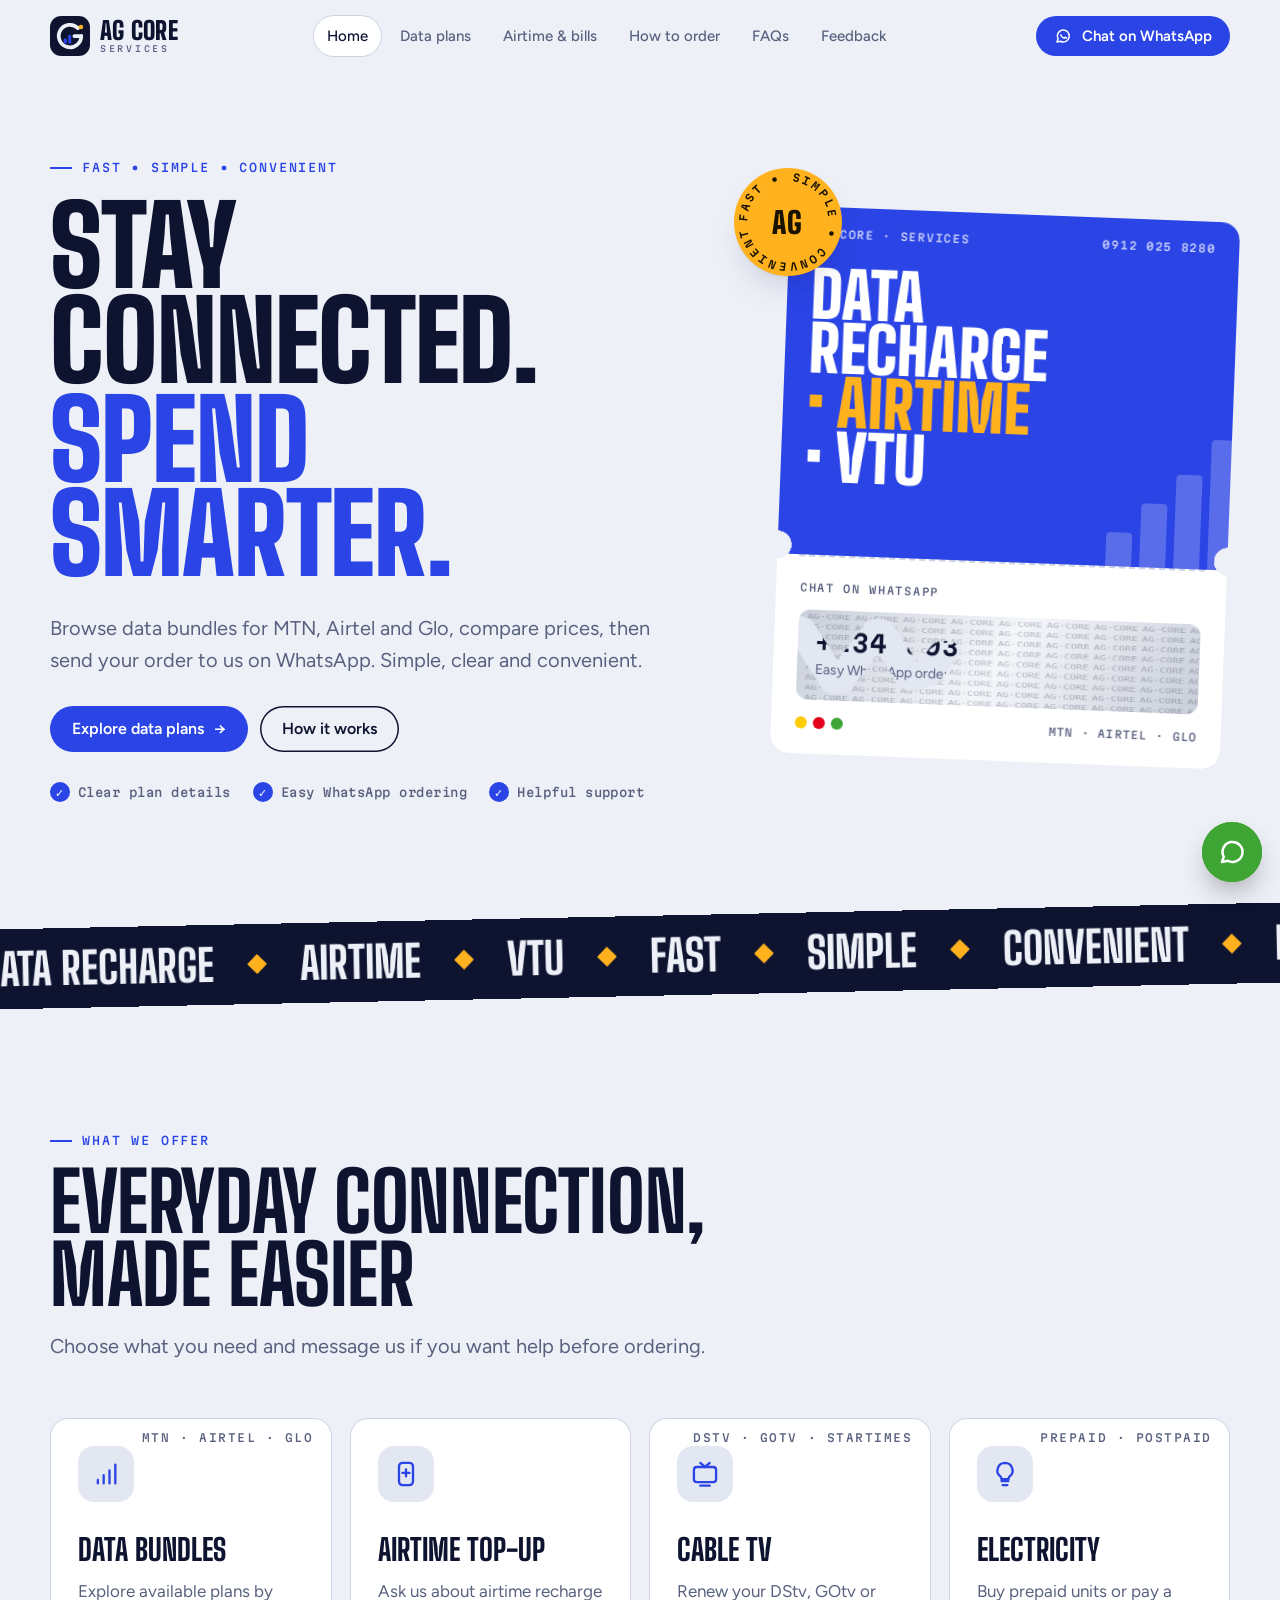
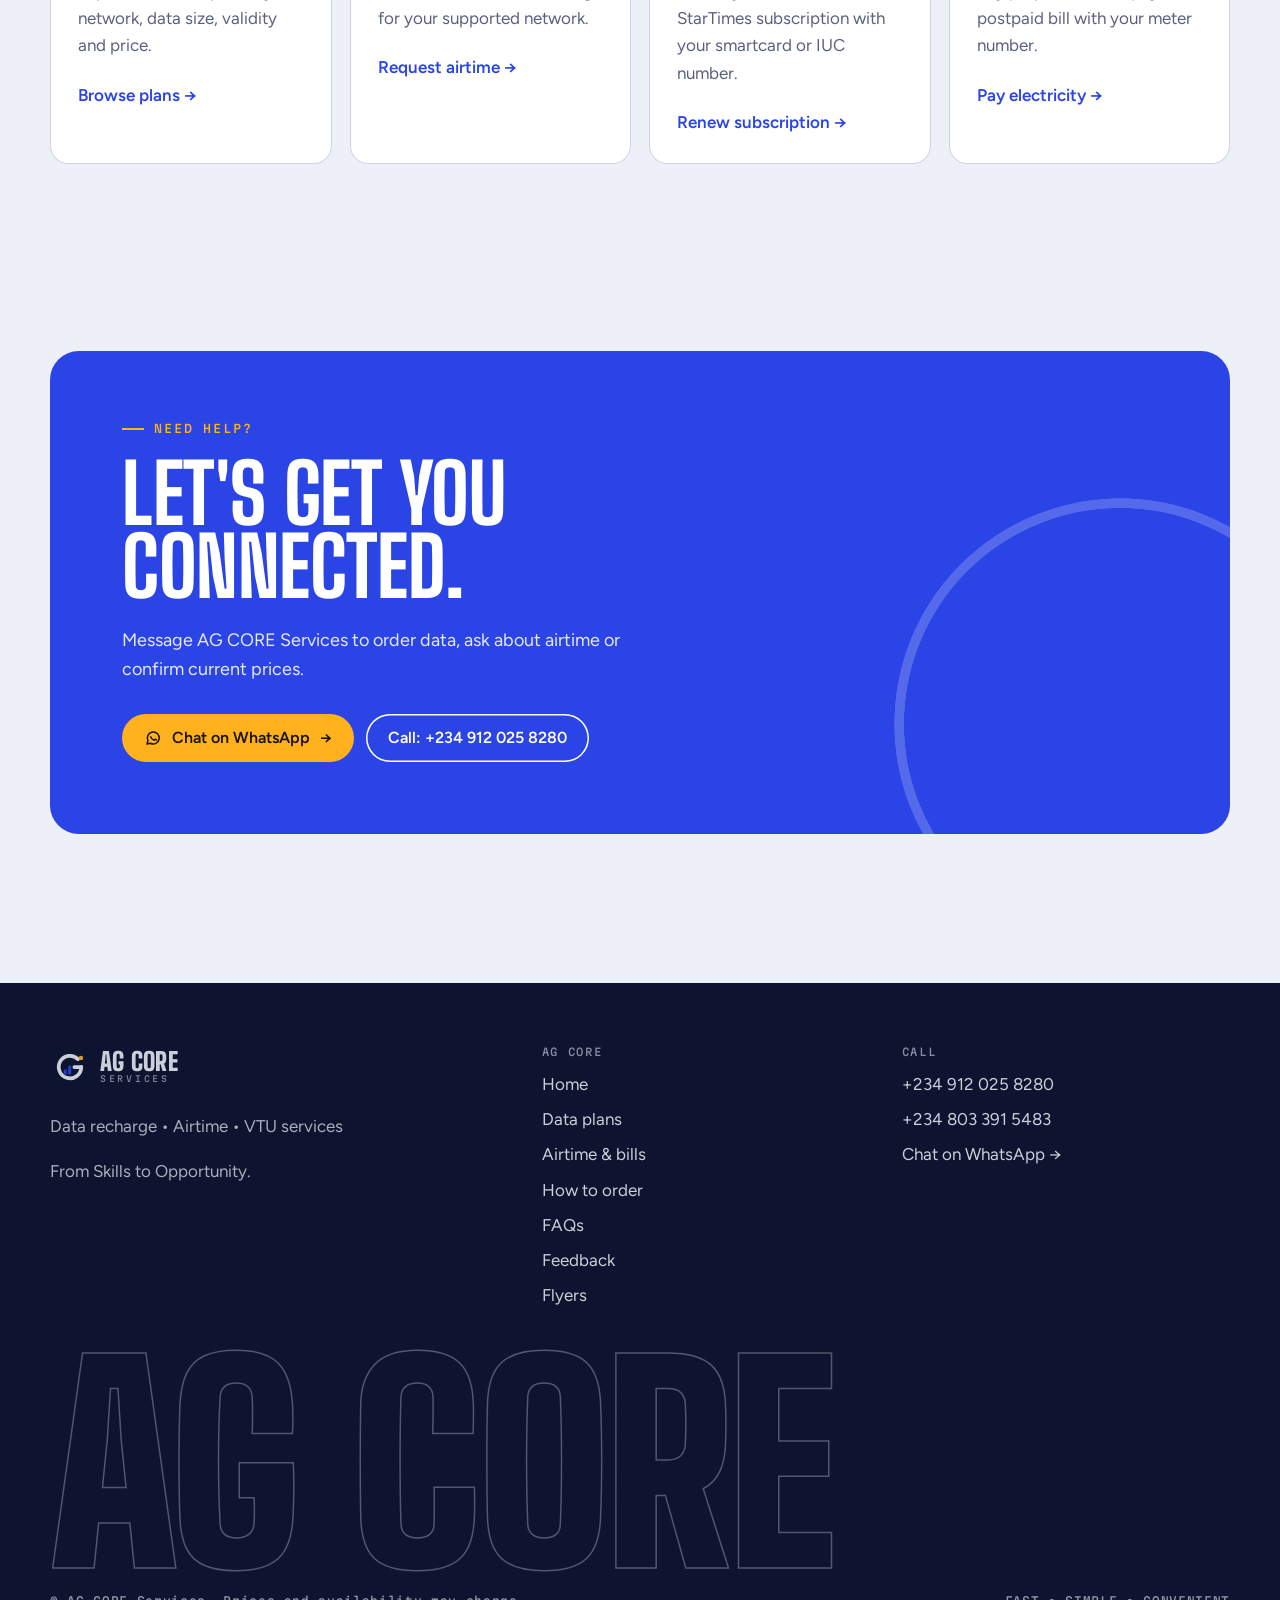
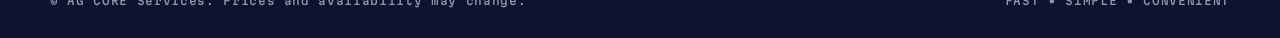
<file: index.html>
<!doctype html>
<html lang="en">
<head>
<meta charset="utf-8">
<title>AG CORE Services | Data, Airtime & VTU</title>
<meta name="viewport" content="width=device-width, initial-scale=1, viewport-fit=cover">
<meta name="claude:viewport-fit-sides" content="cover">
<meta name="description" content="Browse MTN, Airtel and Glo data plans from AG CORE Services. Choose a plan and send your order through WhatsApp.">
<meta name="theme-color" content="#2A44E6">
<link rel="icon" href="favicon.svg" type="image/svg+xml">
<link rel="preconnect" href="https://fonts.googleapis.com"><link rel="preconnect" href="https://fonts.gstatic.com" crossorigin><link rel="stylesheet" href="https://fonts.googleapis.com/css2?family=Big+Shoulders+Display:wght@700;800;900&family=Figtree:wght@400;500;600;700&family=Martian+Mono:wght@500;600&display=swap">
<link rel="stylesheet" href="styles.css">
</head>
<body>
<div class="curtain" aria-hidden="true"><i></i><i></i><i></i><i></i><i></i></div>
<header class="site-head"><div class="wrap head-row"><a class="brand" href="./" aria-label="AG CORE Services, home"><svg class="mark" viewBox="0 0 64 64" aria-hidden="true"><rect width="64" height="64" rx="18" fill="var(--ink)"/>
<path d="M50 32 A18 18 0 1 1 44.7 19.3" fill="none" stroke="var(--paper)" stroke-width="6" stroke-linecap="round"/>
<path d="M50 32 H39" stroke="var(--paper)" stroke-width="6" stroke-linecap="round"/>
<rect x="22" y="36" width="5" height="8" rx="1.5" fill="var(--cobalt)"/><rect x="29" y="30" width="5" height="14" rx="1.5" fill="var(--cobalt)"/>
<circle cx="49.5" cy="17.5" r="3.6" fill="var(--amber)"/></svg><span class="brand-word"><b>AG CORE</b><small>SERVICES</small></span></a>
<nav class="nav" aria-label="Main"><a href="./" aria-current="page">Home</a><a href="plans.html">Data plans</a><a href="bills.html">Airtime & bills</a><a href="how-to-order.html">How to order</a><a href="faq.html">FAQs</a><a href="contact.html">Feedback</a></nav>
<a class="btn head-cta wa" href="https://wa.me/2348033915483" target="_blank" rel="noopener"><svg class="wa-ico" viewBox="0 0 24 24" fill="none" stroke="currentColor" stroke-width="2" stroke-linecap="round" stroke-linejoin="round" aria-hidden="true"><path d="M4 20l1.4-4.2A8 8 0 1 1 8.6 19z"/><path d="M9 10.5c.5 2 2.2 3.8 4.5 4.5l1.3-1.3 2 1"/></svg> Chat on WhatsApp</a>
<button class="menu-btn" aria-label="Menu" aria-expanded="false" aria-controls="drawer"><span class="l1"></span><span class="l2"></span></button>
</div></header>
<div class="drawer" id="drawer" aria-hidden="true"><nav aria-label="Mobile"><a href="./" aria-current="page">Home<small>01</small></a><a href="plans.html">Data plans<small>02</small></a><a href="bills.html">Airtime & bills<small>03</small></a><a href="how-to-order.html">How to order<small>04</small></a><a href="faq.html">FAQs<small>05</small></a><a href="contact.html">Feedback<small>06</small></a></nav>
<a class="btn amber wa" href="https://wa.me/2348033915483" target="_blank" rel="noopener"><svg class="wa-ico" viewBox="0 0 24 24" fill="none" stroke="currentColor" stroke-width="2" stroke-linecap="round" stroke-linejoin="round" aria-hidden="true"><path d="M4 20l1.4-4.2A8 8 0 1 1 8.6 19z"/><path d="M9 10.5c.5 2 2.2 3.8 4.5 4.5l1.3-1.3 2 1"/></svg> Chat on WhatsApp</a></div>
<main>
<section class="hero"><div class="wrap hero-grid">
<div><span class="eyebrow">FAST • SIMPLE • CONVENIENT</span>
<h1 class="display"><span class="ln"><span>Stay connected.</span></span><span class="ln"><span>Spend smarter.</span></span></h1>
<p class="lede">Browse data bundles for MTN, Airtel and Glo, compare prices, then send your order to us on WhatsApp. Simple, clear and convenient.</p>
<div class="hero-actions"><a class="btn" href="plans.html">Explore data plans <span class="arr">→</span></a><a class="btn ghost" href="how-to-order.html">How it works</a></div>
<ul class="ticks"><li>Clear plan details</li><li>Easy WhatsApp ordering</li><li>Helpful support</li></ul></div>
<div class="hero-card-wrap">
<div class="stamp" aria-hidden="true"><svg viewBox="0 0 100 100"><defs><path id="c" d="M50 50 m-38 0 a38 38 0 1 1 76 0 a38 38 0 1 1 -76 0"/></defs><text><textPath href="#c">FAST • SIMPLE • CONVENIENT •</textPath></text></svg><b>AG</b></div>
<div class="voucher hero-card">
<div class="v-top"><div class="row"><span class="serial">AG CORE · SERVICES</span><span class="serial">0912 025 8280</span></div>
<div class="big">Data<br>recharge<br><em>• Airtime</em><br>• VTU</div>
<div class="bars" aria-hidden="true"><i></i><i></i><i></i><i></i></div></div>
<div class="perf" aria-hidden="true"></div>
<div class="v-body"><span class="v-label">Chat on WhatsApp</span>
<div class="scratch"><span class="pin">+234 803 391 5483</span><span class="pin-sub">Easy WhatsApp ordering</span><canvas id="foil" aria-hidden="true"></canvas></div>
<div class="v-foot"><div class="netdots" aria-hidden="true"><i style="background:var(--mtn)"></i><i style="background:var(--airtel)"></i><i style="background:var(--glo)"></i></div><span>MTN · Airtel · Glo</span></div></div>
</div></div></div></section>
<div class="ticker-clip" aria-hidden="true"><div class="ticker"><div class="ticker-track"><span>Data recharge</span><span>Airtime</span><span>VTU</span><span>Fast</span><span>Simple</span><span>Convenient</span><span>MTN</span><span>Airtel</span><span>Glo</span><span>Data recharge</span><span>Airtime</span><span>VTU</span><span>Fast</span><span>Simple</span><span>Convenient</span><span>MTN</span><span>Airtel</span><span>Glo</span></div></div></div>
<section class="band"><div class="wrap">
<div class="sec-head rv"><span class="eyebrow">WHAT WE OFFER</span><h2 class="h2">Everyday connection, made easier</h2><p class="lede">Choose what you need and message us if you want help before ordering.</p></div>
<div class="svc-grid">
<a class="svc rv" href="plans.html"><span class="ghostnum">MTN · AIRTEL · GLO</span><span class="ico"><svg viewBox="0 0 24 24" fill="none" stroke="currentColor" stroke-width="2" stroke-linecap="round"><path d="M5 20v-3M10 20v-7M15 20V9M20 20V4"/></svg></span><h3>Data bundles</h3><p>Explore available plans by network, data size, validity and price.</p><span class="link-arrow">Browse plans →</span></a>
<a class="svc rv" href="bills.html#airtime"><span class="ico"><svg viewBox="0 0 24 24" fill="none" stroke="currentColor" stroke-width="2" stroke-linecap="round" stroke-linejoin="round"><rect x="6" y="2.5" width="12" height="19" rx="3"/><path d="M12 8v6M9 11h6"/></svg></span><h3>Airtime top-up</h3><p>Ask us about airtime recharge for your supported network.</p><span class="link-arrow">Request airtime →</span></a>
<a class="svc rv" href="bills.html#cable"><span class="ghostnum">DSTV · GOTV · STARTIMES</span><span class="ico"><svg viewBox="0 0 24 24" fill="none" stroke="currentColor" stroke-width="2" stroke-linecap="round" stroke-linejoin="round"><rect x="2.5" y="6" width="19" height="13" rx="2.5"/><path d="M8 2.5l4 3.5 4-3.5M8 22h8"/></svg></span><h3>Cable TV</h3><p>Renew your DStv, GOtv or StarTimes subscription with your smartcard or IUC number.</p><span class="link-arrow">Renew subscription →</span></a>
<a class="svc rv" href="bills.html#power"><span class="ghostnum">PREPAID · POSTPAID</span><span class="ico"><svg viewBox="0 0 24 24" fill="none" stroke="currentColor" stroke-width="2" stroke-linecap="round" stroke-linejoin="round"><path d="M9 18h6M10 21.5h4M12 2.5a6.5 6.5 0 0 0-4 11.6c.7.6 1 1.4 1 2.4h6c0-1 .3-1.8 1-2.4a6.5 6.5 0 0 0-4-11.6z"/></svg></span><h3>Electricity</h3><p>Buy prepaid units or pay a postpaid bill with your meter number.</p><span class="link-arrow">Pay electricity →</span></a>
</div></div></section>
<section class="band tight"><div class="wrap"><div class="cta-band rv">
<svg class="rings" viewBox="0 0 100 100" aria-hidden="true"><circle cx="50" cy="50" r="48"/><circle cx="50" cy="50" r="48"/><circle cx="50" cy="50" r="48"/></svg>
<span class="eyebrow">NEED HELP?</span><h2 class="h2">Let's get you connected.</h2>
<p>Message AG CORE Services to order data, ask about airtime or confirm current prices.</p>
<div class="actions"><a class="btn amber wa" href="https://wa.me/2348033915483" target="_blank" rel="noopener"><svg class="wa-ico" viewBox="0 0 24 24" fill="none" stroke="currentColor" stroke-width="2" stroke-linecap="round" stroke-linejoin="round" aria-hidden="true"><path d="M4 20l1.4-4.2A8 8 0 1 1 8.6 19z"/><path d="M9 10.5c.5 2 2.2 3.8 4.5 4.5l1.3-1.3 2 1"/></svg> Chat on WhatsApp <span class="arr">→</span></a>
<a class="btn ghost" href="tel:+2349120258280">Call: +234 912 025 8280</a></div></div></div></section>
</main>
<footer class="site-foot"><div class="wrap">
<div class="foot-top">
<div><a class="brand" href="./" aria-label="AG CORE Services, home"><svg class="mark" viewBox="0 0 64 64" aria-hidden="true"><rect width="64" height="64" rx="18" fill="var(--ink)"/>
<path d="M50 32 A18 18 0 1 1 44.7 19.3" fill="none" stroke="var(--paper)" stroke-width="6" stroke-linecap="round"/>
<path d="M50 32 H39" stroke="var(--paper)" stroke-width="6" stroke-linecap="round"/>
<rect x="22" y="36" width="5" height="8" rx="1.5" fill="var(--cobalt)"/><rect x="29" y="30" width="5" height="14" rx="1.5" fill="var(--cobalt)"/>
<circle cx="49.5" cy="17.5" r="3.6" fill="var(--amber)"/></svg><span class="brand-word"><b>AG CORE</b><small>SERVICES</small></span></a><p class="tag">Data recharge • Airtime • VTU services</p><p class="tag">From Skills to Opportunity.</p></div>
<div><h4>AG CORE</h4><ul><li><a href="./">Home</a></li><li><a href="plans.html">Data plans</a></li><li><a href="bills.html">Airtime & bills</a></li><li><a href="how-to-order.html">How to order</a></li><li><a href="faq.html">FAQs</a></li><li><a href="contact.html">Feedback</a></li><li><a href="plans.html#flyers">Flyers</a></li></ul></div>
<div><h4>Call</h4><ul><li><a href="tel:+2349120258280">+234 912 025 8280</a></li><li><a href="tel:+2348033915483">+234 803 391 5483</a></li><li><a href="https://wa.me/2348033915483" target="_blank" rel="noopener">Chat on WhatsApp →</a></li></ul></div>
</div>
<div class="foot-word" aria-hidden="true">AG CORE</div>
<div class="foot-bot"><span>© AG CORE Services. Prices and availability may change.</span><span>FAST • SIMPLE • CONVENIENT</span></div>
</div></footer>
<a class="fab" href="https://wa.me/2348033915483" target="_blank" rel="noopener" aria-label="Chat on WhatsApp"><svg viewBox="0 0 24 24" fill="none" stroke="currentColor" stroke-width="2" stroke-linecap="round" stroke-linejoin="round"><path d="M4 20l1.4-4.2A8 8 0 1 1 8.6 19z"/></svg></a>
<script src="app.js"></script>
</body>
</html>
</file>
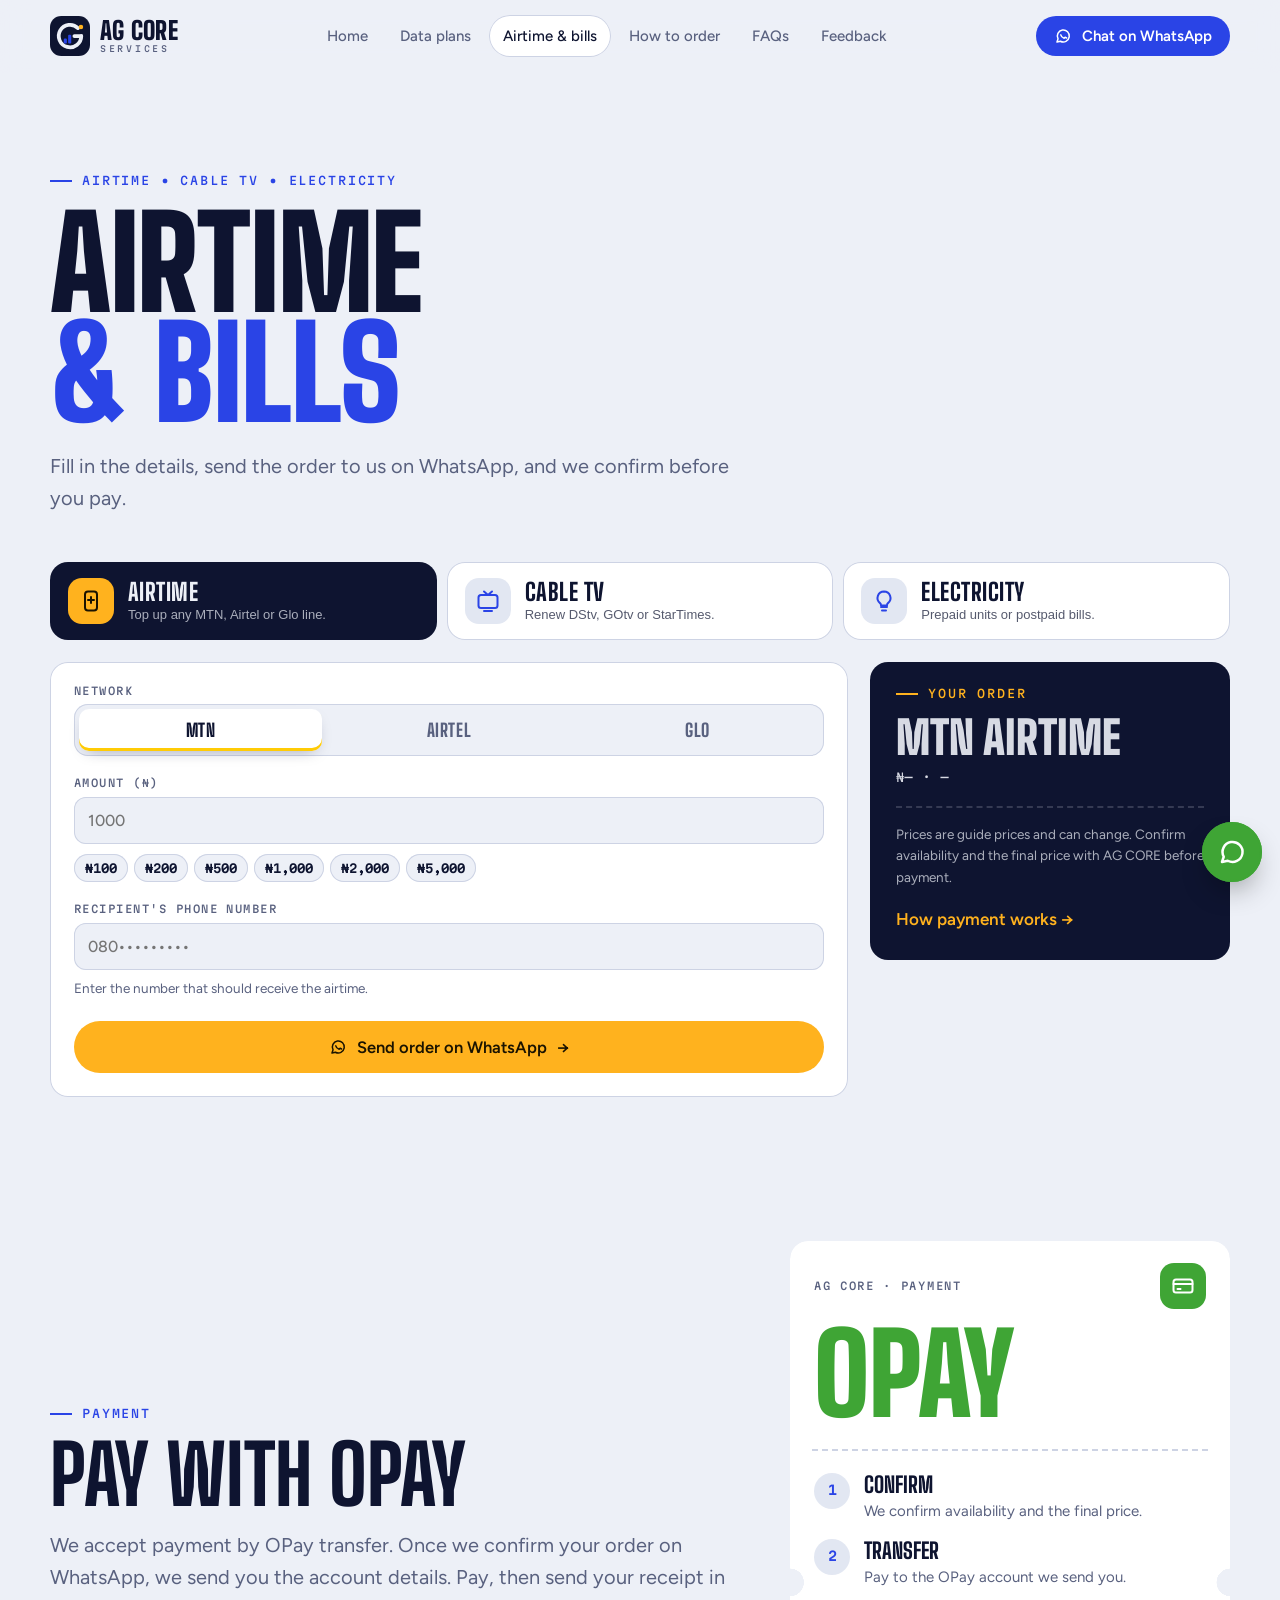
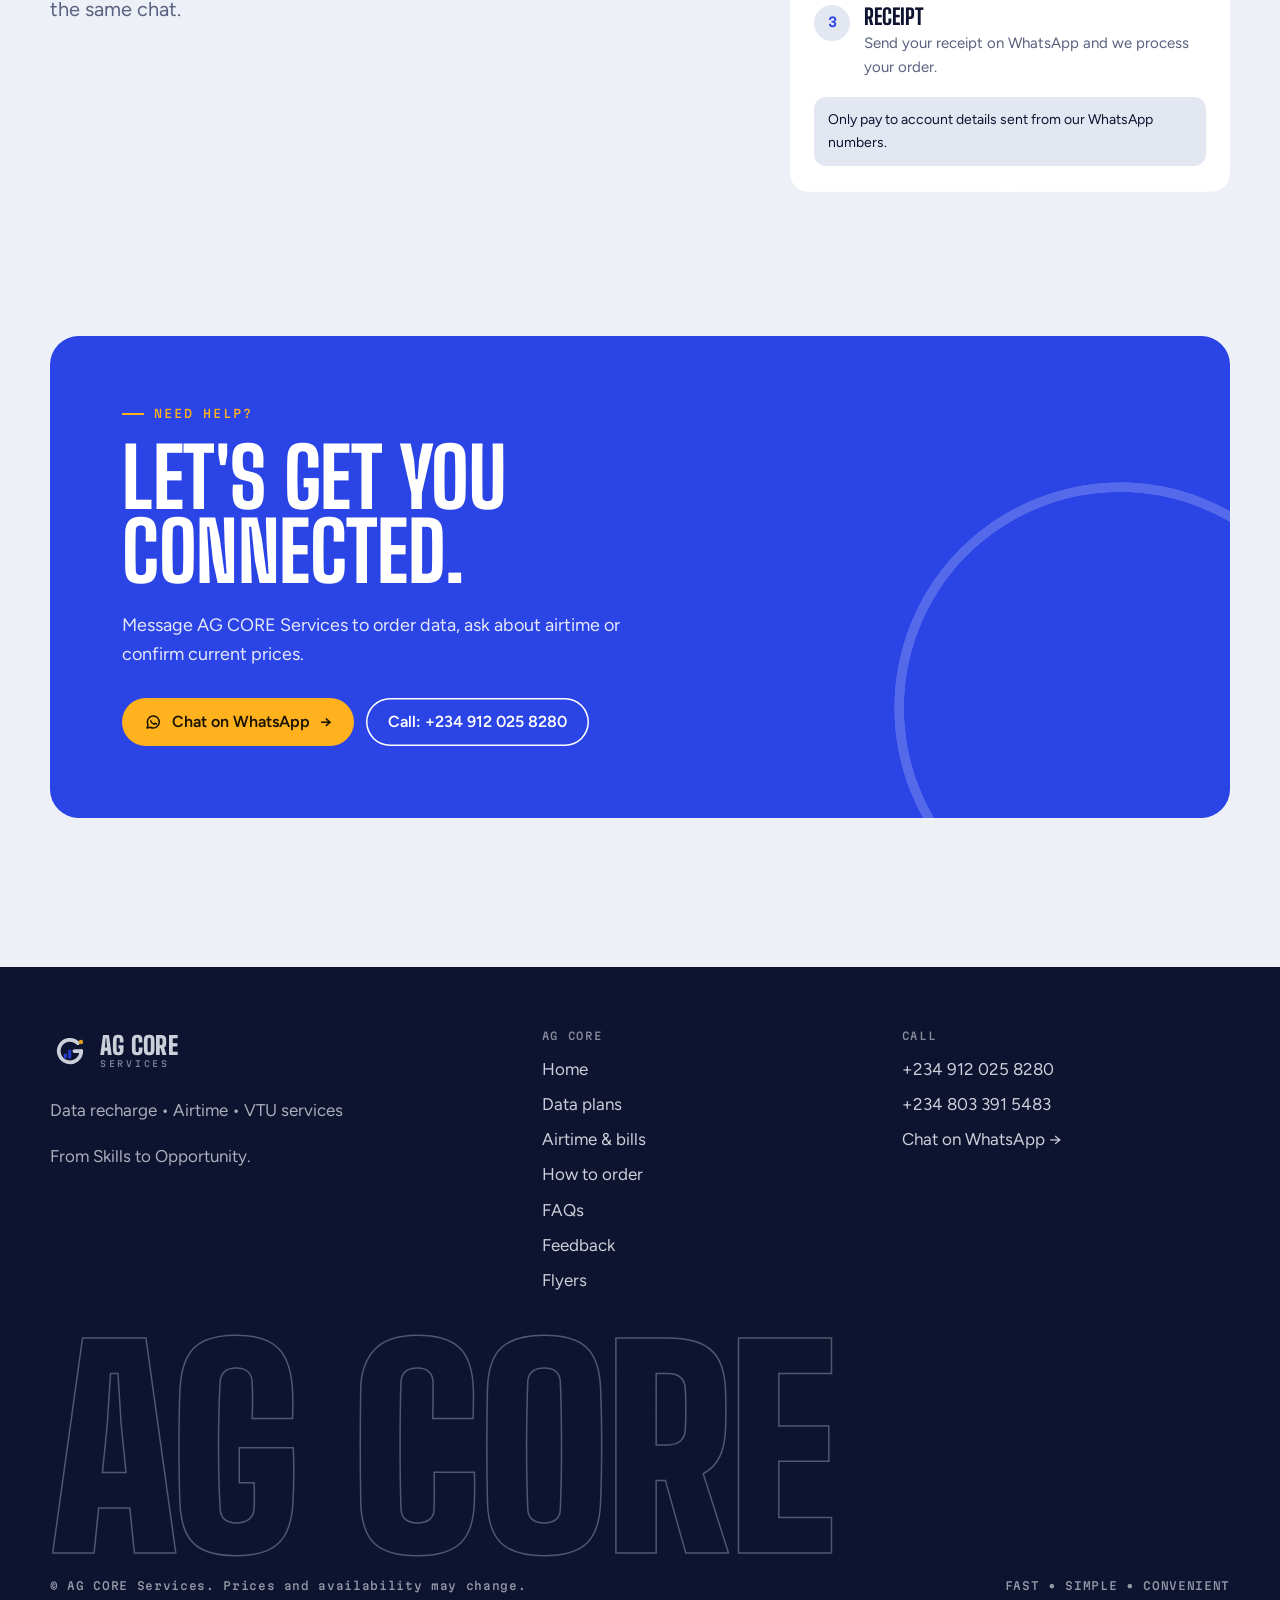
<file: bills.html>
<!doctype html>
<html lang="en">
<head>
<meta charset="utf-8">
<title>Airtime & bills | AG CORE Services</title>
<meta name="viewport" content="width=device-width, initial-scale=1, viewport-fit=cover">
<meta name="claude:viewport-fit-sides" content="cover">
<meta name="description" content="Browse MTN, Airtel and Glo data plans from AG CORE Services. Choose a plan and send your order through WhatsApp.">
<meta name="theme-color" content="#2A44E6">
<link rel="icon" href="favicon.svg" type="image/svg+xml">
<link rel="preconnect" href="https://fonts.googleapis.com"><link rel="preconnect" href="https://fonts.gstatic.com" crossorigin><link rel="stylesheet" href="https://fonts.googleapis.com/css2?family=Big+Shoulders+Display:wght@700;800;900&family=Figtree:wght@400;500;600;700&family=Martian+Mono:wght@500;600&display=swap">
<link rel="stylesheet" href="styles.css">
</head>
<body>
<div class="curtain" aria-hidden="true"><i></i><i></i><i></i><i></i><i></i></div>
<header class="site-head"><div class="wrap head-row"><a class="brand" href="./" aria-label="AG CORE Services, home"><svg class="mark" viewBox="0 0 64 64" aria-hidden="true"><rect width="64" height="64" rx="18" fill="var(--ink)"/>
<path d="M50 32 A18 18 0 1 1 44.7 19.3" fill="none" stroke="var(--paper)" stroke-width="6" stroke-linecap="round"/>
<path d="M50 32 H39" stroke="var(--paper)" stroke-width="6" stroke-linecap="round"/>
<rect x="22" y="36" width="5" height="8" rx="1.5" fill="var(--cobalt)"/><rect x="29" y="30" width="5" height="14" rx="1.5" fill="var(--cobalt)"/>
<circle cx="49.5" cy="17.5" r="3.6" fill="var(--amber)"/></svg><span class="brand-word"><b>AG CORE</b><small>SERVICES</small></span></a>
<nav class="nav" aria-label="Main"><a href="./">Home</a><a href="plans.html">Data plans</a><a href="bills.html" aria-current="page">Airtime & bills</a><a href="how-to-order.html">How to order</a><a href="faq.html">FAQs</a><a href="contact.html">Feedback</a></nav>
<a class="btn head-cta wa" href="https://wa.me/2348033915483" target="_blank" rel="noopener"><svg class="wa-ico" viewBox="0 0 24 24" fill="none" stroke="currentColor" stroke-width="2" stroke-linecap="round" stroke-linejoin="round" aria-hidden="true"><path d="M4 20l1.4-4.2A8 8 0 1 1 8.6 19z"/><path d="M9 10.5c.5 2 2.2 3.8 4.5 4.5l1.3-1.3 2 1"/></svg> Chat on WhatsApp</a>
<button class="menu-btn" aria-label="Menu" aria-expanded="false" aria-controls="drawer"><span class="l1"></span><span class="l2"></span></button>
</div></header>
<div class="drawer" id="drawer" aria-hidden="true"><nav aria-label="Mobile"><a href="./">Home<small>01</small></a><a href="plans.html">Data plans<small>02</small></a><a href="bills.html" aria-current="page">Airtime & bills<small>03</small></a><a href="how-to-order.html">How to order<small>04</small></a><a href="faq.html">FAQs<small>05</small></a><a href="contact.html">Feedback<small>06</small></a></nav>
<a class="btn amber wa" href="https://wa.me/2348033915483" target="_blank" rel="noopener"><svg class="wa-ico" viewBox="0 0 24 24" fill="none" stroke="currentColor" stroke-width="2" stroke-linecap="round" stroke-linejoin="round" aria-hidden="true"><path d="M4 20l1.4-4.2A8 8 0 1 1 8.6 19z"/><path d="M9 10.5c.5 2 2.2 3.8 4.5 4.5l1.3-1.3 2 1"/></svg> Chat on WhatsApp</a></div>
<main>
<section class="intro"><div class="wrap"><span class="eyebrow">AIRTIME • CABLE TV • ELECTRICITY</span>
<h1 class="display"><span class="ln"><span>Airtime</span></span><span class="ln"><span style="animation-delay:.1s;color:var(--cobalt)">&amp; bills</span></span></h1>
<p class="lede">Fill in the details, send the order to us on WhatsApp, and we confirm before you pay.</p></div></section>
<section class="band tight" style="padding-top:0"><div class="wrap">
<div class="tabs" role="tablist" aria-label="Service"><button role="tab" id="t-airtime" aria-controls="p-airtime" aria-selected="true" data-tab="airtime"><span class="t-ico"><svg viewBox="0 0 24 24" fill="none" stroke="currentColor" stroke-width="2" stroke-linecap="round" stroke-linejoin="round"><rect x="6" y="2.5" width="12" height="19" rx="3"/><path d="M12 8v6M9 11h6"/></svg></span><span class="t-txt"><b>Airtime</b><small>Top up any MTN, Airtel or Glo line.</small></span></button><button role="tab" id="t-cable" aria-controls="p-cable" aria-selected="false" data-tab="cable"><span class="t-ico"><svg viewBox="0 0 24 24" fill="none" stroke="currentColor" stroke-width="2" stroke-linecap="round" stroke-linejoin="round"><rect x="2.5" y="6" width="19" height="13" rx="2.5"/><path d="M8 2.5l4 3.5 4-3.5M8 22h8"/></svg></span><span class="t-txt"><b>Cable TV</b><small>Renew DStv, GOtv or StarTimes.</small></span></button><button role="tab" id="t-power" aria-controls="p-power" aria-selected="false" data-tab="power"><span class="t-ico"><svg viewBox="0 0 24 24" fill="none" stroke="currentColor" stroke-width="2" stroke-linecap="round" stroke-linejoin="round"><path d="M9 18h6M10 21.5h4M12 2.5a6.5 6.5 0 0 0-4 11.6c.7.6 1 1.4 1 2.4h6c0-1 .3-1.8 1-2.4a6.5 6.5 0 0 0-4-11.6z"/></svg></span><span class="t-txt"><b>Electricity</b><small>Prepaid units or postpaid bills.</small></span></button></div>
<div class="tabpanel" role="tabpanel" id="p-airtime" aria-labelledby="t-airtime"><div class="bill-grid">
<div class="panel bill-form"><form class="oform" id="f-airtime" data-title="{network} airtime" data-line="₦{amount} · {phone}" data-tpl="Hello AG CORE, I want to buy ₦{amount} {network} airtime.&#10;Number: {phone}" novalidate><div class="field"><span class="lbl">Network</span><div class="seg" data-name="network"><button type="button" data-v="MTN" style=--netc:var(--mtn) aria-pressed="true">MTN</button><button type="button" data-v="Airtel" style=--netc:var(--airtel) aria-pressed="false">Airtel</button><button type="button" data-v="Glo" style=--netc:var(--glo) aria-pressed="false">Glo</button></div></div><div class="field"><label for="air-amt">Amount (₦)</label><input id="air-amt" name="amount" type="text" inputmode="numeric" placeholder="1000" required data-kind="amount"><div class="chips" data-for="air-amt"><button type="button" data-size="100">₦100</button><button type="button" data-size="200">₦200</button><button type="button" data-size="500">₦500</button><button type="button" data-size="1000">₦1,000</button><button type="button" data-size="2000">₦2,000</button><button type="button" data-size="5000">₦5,000</button></div></div><div class="field"><label for="air-phone">Recipient's phone number</label><input id="air-phone" name="phone" type="tel" inputmode="numeric" autocomplete="tel" placeholder="080•••••••••" required data-kind="phone"><span class="hint">Enter the number that should receive the airtime.</span></div><button class="btn amber wa order-btn" type="submit"><svg class="wa-ico" viewBox="0 0 24 24" fill="none" stroke="currentColor" stroke-width="2" stroke-linecap="round" stroke-linejoin="round" aria-hidden="true"><path d="M4 20l1.4-4.2A8 8 0 1 1 8.6 19z"/><path d="M9 10.5c.5 2 2.2 3.8 4.5 4.5l1.3-1.3 2 1"/></svg> Send order on WhatsApp <span class="arr">→</span></button></form></div>
<aside class="bill-side"><span class="eyebrow">YOUR ORDER</span><div class="bill-sum" aria-live="polite"><b>Airtime</b><span>Fill in the details to see your order.</span></div>
<p class="fine">Prices are guide prices and can change. Confirm availability and the final price with AG CORE before payment.</p>
<a class="link-arrow" href="how-to-order.html#payment">How payment works →</a></aside></div></div><div class="tabpanel" role="tabpanel" id="p-cable" aria-labelledby="t-cable" hidden><div class="bill-grid">
<div class="panel bill-form"><form class="oform" id="f-cable" data-title="{provider}" data-line="{package} · IUC {iuc}" data-tpl="Hello AG CORE, I want to renew my {provider} subscription.&#10;Smartcard/IUC: {iuc}&#10;Package: {package}&#10;Phone: {phone}" novalidate><div class="field"><span class="lbl">Provider</span><div class="seg" data-name="provider"><button type="button" data-v="DStv" aria-pressed="true">DStv</button><button type="button" data-v="GOtv" aria-pressed="false">GOtv</button><button type="button" data-v="StarTimes" aria-pressed="false">StarTimes</button></div></div><div class="field"><label for="tv-iuc">Smartcard / IUC number</label><input id="tv-iuc" name="iuc" type="text" inputmode="numeric" placeholder="Your smartcard number" required data-kind="digits"><span class="hint">It's on your decoder or the back of the smartcard.</span></div><div class="field"><label for="tv-pkg">Package</label><input id="tv-pkg" name="package" type="text" placeholder="e.g. Compact, Jolli, Nova"><span class="hint">Not sure? Leave it blank and we'll help you choose.</span></div><div class="field"><label for="tv-phone">Your phone number</label><input id="tv-phone" name="phone" type="tel" inputmode="numeric" autocomplete="tel" placeholder="080•••••••••" required data-kind="phone"><span class="hint">We reply on this number.</span></div><button class="btn amber wa order-btn" type="submit"><svg class="wa-ico" viewBox="0 0 24 24" fill="none" stroke="currentColor" stroke-width="2" stroke-linecap="round" stroke-linejoin="round" aria-hidden="true"><path d="M4 20l1.4-4.2A8 8 0 1 1 8.6 19z"/><path d="M9 10.5c.5 2 2.2 3.8 4.5 4.5l1.3-1.3 2 1"/></svg> Send order on WhatsApp <span class="arr">→</span></button></form></div>
<aside class="bill-side"><span class="eyebrow">YOUR ORDER</span><div class="bill-sum" aria-live="polite"><b>Cable TV</b><span>Fill in the details to see your order.</span></div>
<p class="fine">Prices are guide prices and can change. Confirm availability and the final price with AG CORE before payment.</p>
<a class="link-arrow" href="how-to-order.html#payment">How payment works →</a></aside></div></div><div class="tabpanel" role="tabpanel" id="p-power" aria-labelledby="t-power" hidden><div class="bill-grid">
<div class="panel bill-form"><form class="oform" id="f-power" data-title="{mtype} electricity" data-line="₦{amount} · {disco}" data-tpl="Hello AG CORE, I want to pay ₦{amount} electricity ({mtype}).&#10;Disco: {disco}&#10;Meter number: {meter}&#10;Phone: {phone}" novalidate><div class="field"><label for="pw-disco">Electricity company</label><select id="pw-disco" name="disco" required><option value="">Choose your disco</option><option>Abuja (AEDC)</option><option>Benin (BEDC)</option><option>Eko (EKEDC)</option><option>Enugu (EEDC)</option><option>Ibadan (IBEDC)</option><option>Ikeja Electric (IE)</option><option>Jos (JED)</option><option>Kaduna Electric</option><option>Kano (KEDCO)</option><option>Port Harcourt (PHED)</option><option>Yola (YEDC)</option><option>Aba Power</option></select></div><div class="field"><span class="lbl">Meter type</span><div class="seg" data-name="mtype"><button type="button" data-v="Prepaid" aria-pressed="true">Prepaid</button><button type="button" data-v="Postpaid" aria-pressed="false">Postpaid</button></div></div><div class="field"><label for="pw-meter">Meter number</label><input id="pw-meter" name="meter" type="text" inputmode="numeric" placeholder="Your meter number" required data-kind="digits"></div><div class="field"><label for="pw-amt">Amount (₦)</label><input id="pw-amt" name="amount" type="text" inputmode="numeric" placeholder="5000" required data-kind="amount"><div class="chips" data-for="pw-amt"><button type=button data-size=1000>₦1,000</button><button type=button data-size=2000>₦2,000</button><button type=button data-size=5000>₦5,000</button><button type=button data-size=10000>₦10,000</button><button type=button data-size=20000>₦20,000</button></div></div><div class="field"><label for="pw-phone">Your phone number</label><input id="pw-phone" name="phone" type="tel" inputmode="numeric" autocomplete="tel" placeholder="080•••••••••" required data-kind="phone"><span class="hint">We reply on this number.</span></div><button class="btn amber wa order-btn" type="submit"><svg class="wa-ico" viewBox="0 0 24 24" fill="none" stroke="currentColor" stroke-width="2" stroke-linecap="round" stroke-linejoin="round" aria-hidden="true"><path d="M4 20l1.4-4.2A8 8 0 1 1 8.6 19z"/><path d="M9 10.5c.5 2 2.2 3.8 4.5 4.5l1.3-1.3 2 1"/></svg> Send order on WhatsApp <span class="arr">→</span></button></form></div>
<aside class="bill-side"><span class="eyebrow">YOUR ORDER</span><div class="bill-sum" aria-live="polite"><b>Electricity</b><span>Fill in the details to see your order.</span></div>
<p class="fine">Prices are guide prices and can change. Confirm availability and the final price with AG CORE before payment.</p>
<a class="link-arrow" href="how-to-order.html#payment">How payment works →</a></aside></div></div>
</div></section>
<section class="band tight" id="payment"><div class="wrap pay-grid">
<div class="sec-head rv" style="margin-bottom:0"><span class="eyebrow">PAYMENT</span><h2 class="h2">Pay with OPay</h2>
<p class="lede">We accept payment by OPay transfer. Once we confirm your order on WhatsApp, we send you the account details. Pay, then send your receipt in the same chat.</p></div>
<div class="pay-card voucher rv"><div class="pay-top"><span class="serial">AG CORE · PAYMENT</span><span class="pay-ico"><svg viewBox="0 0 24 24" fill="none" stroke="currentColor" stroke-width="2" stroke-linecap="round" stroke-linejoin="round"><rect x="2.5" y="5.5" width="19" height="13" rx="2.5"/><path d="M2.5 10h19M6.5 15h3"/></svg></span></div>
<div class="pay-name">OPay</div><div class="perf" aria-hidden="true"></div>
<ol class="pay-steps"><li><b>Confirm</b><span>We confirm availability and the final price.</span></li><li><b>Transfer</b><span>Pay to the OPay account we send you.</span></li><li><b>Receipt</b><span>Send your receipt on WhatsApp and we process your order.</span></li></ol>
<p class="pay-note">Only pay to account details sent from our WhatsApp numbers.</p></div>
</div></section>
<section class="band tight"><div class="wrap"><div class="cta-band rv">
<svg class="rings" viewBox="0 0 100 100" aria-hidden="true"><circle cx="50" cy="50" r="48"/><circle cx="50" cy="50" r="48"/><circle cx="50" cy="50" r="48"/></svg>
<span class="eyebrow">NEED HELP?</span><h2 class="h2">Let's get you connected.</h2>
<p>Message AG CORE Services to order data, ask about airtime or confirm current prices.</p>
<div class="actions"><a class="btn amber wa" href="https://wa.me/2348033915483" target="_blank" rel="noopener"><svg class="wa-ico" viewBox="0 0 24 24" fill="none" stroke="currentColor" stroke-width="2" stroke-linecap="round" stroke-linejoin="round" aria-hidden="true"><path d="M4 20l1.4-4.2A8 8 0 1 1 8.6 19z"/><path d="M9 10.5c.5 2 2.2 3.8 4.5 4.5l1.3-1.3 2 1"/></svg> Chat on WhatsApp <span class="arr">→</span></a>
<a class="btn ghost" href="tel:+2349120258280">Call: +234 912 025 8280</a></div></div></div></section>
</main>
<footer class="site-foot"><div class="wrap">
<div class="foot-top">
<div><a class="brand" href="./" aria-label="AG CORE Services, home"><svg class="mark" viewBox="0 0 64 64" aria-hidden="true"><rect width="64" height="64" rx="18" fill="var(--ink)"/>
<path d="M50 32 A18 18 0 1 1 44.7 19.3" fill="none" stroke="var(--paper)" stroke-width="6" stroke-linecap="round"/>
<path d="M50 32 H39" stroke="var(--paper)" stroke-width="6" stroke-linecap="round"/>
<rect x="22" y="36" width="5" height="8" rx="1.5" fill="var(--cobalt)"/><rect x="29" y="30" width="5" height="14" rx="1.5" fill="var(--cobalt)"/>
<circle cx="49.5" cy="17.5" r="3.6" fill="var(--amber)"/></svg><span class="brand-word"><b>AG CORE</b><small>SERVICES</small></span></a><p class="tag">Data recharge • Airtime • VTU services</p><p class="tag">From Skills to Opportunity.</p></div>
<div><h4>AG CORE</h4><ul><li><a href="./">Home</a></li><li><a href="plans.html">Data plans</a></li><li><a href="bills.html">Airtime & bills</a></li><li><a href="how-to-order.html">How to order</a></li><li><a href="faq.html">FAQs</a></li><li><a href="contact.html">Feedback</a></li><li><a href="plans.html#flyers">Flyers</a></li></ul></div>
<div><h4>Call</h4><ul><li><a href="tel:+2349120258280">+234 912 025 8280</a></li><li><a href="tel:+2348033915483">+234 803 391 5483</a></li><li><a href="https://wa.me/2348033915483" target="_blank" rel="noopener">Chat on WhatsApp →</a></li></ul></div>
</div>
<div class="foot-word" aria-hidden="true">AG CORE</div>
<div class="foot-bot"><span>© AG CORE Services. Prices and availability may change.</span><span>FAST • SIMPLE • CONVENIENT</span></div>
</div></footer>
<a class="fab" href="https://wa.me/2348033915483" target="_blank" rel="noopener" aria-label="Chat on WhatsApp"><svg viewBox="0 0 24 24" fill="none" stroke="currentColor" stroke-width="2" stroke-linecap="round" stroke-linejoin="round"><path d="M4 20l1.4-4.2A8 8 0 1 1 8.6 19z"/></svg></a>
<script src="app.js"></script>
</body>
</html>
</file>
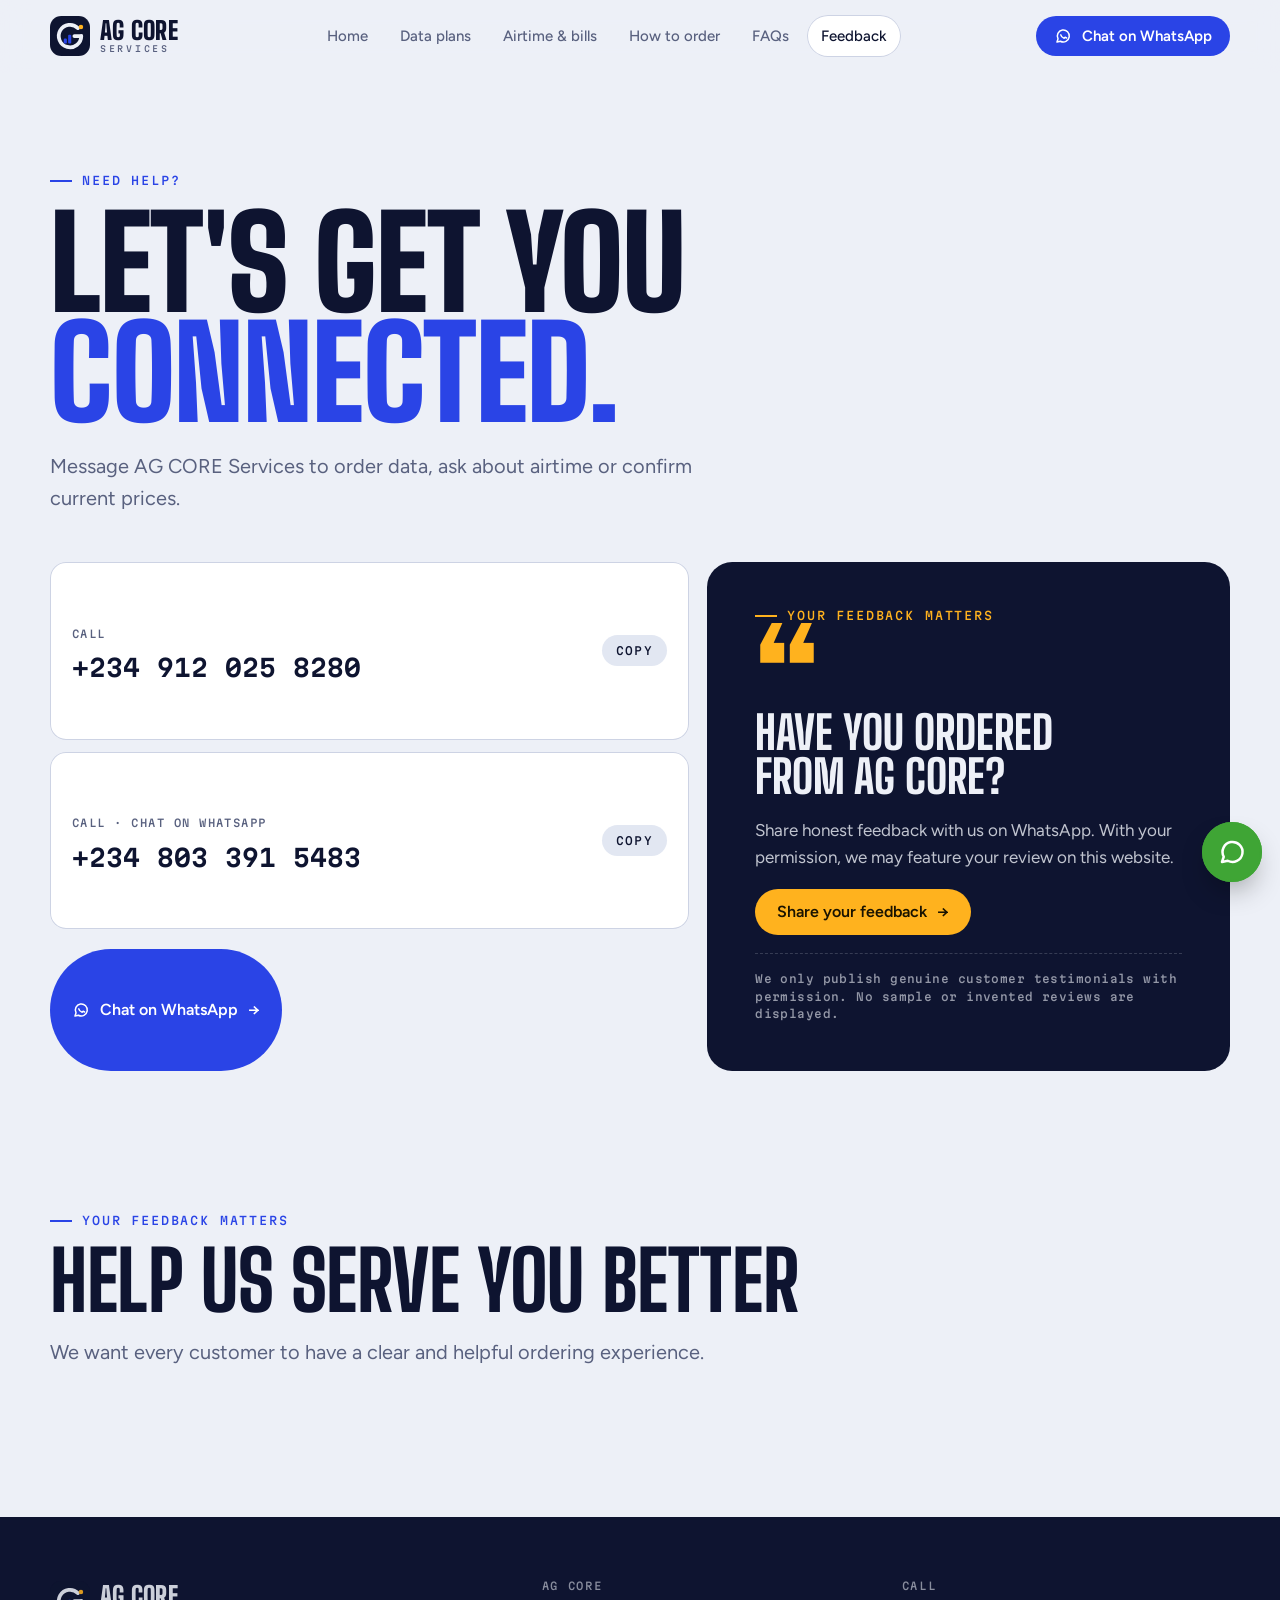
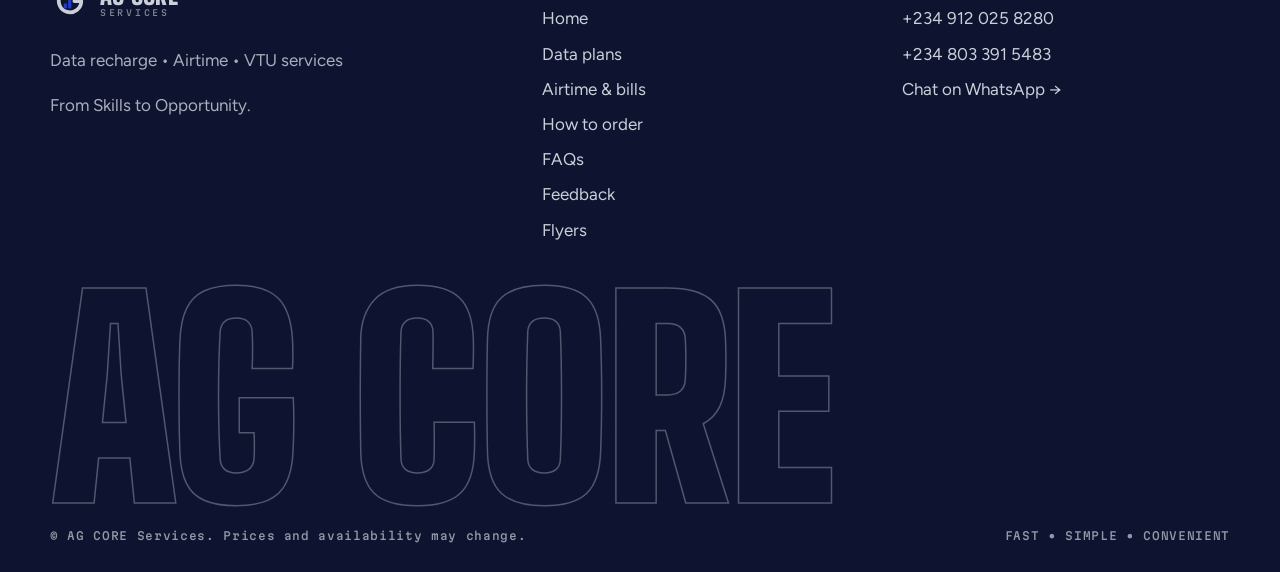
<file: contact.html>
<!doctype html>
<html lang="en">
<head>
<meta charset="utf-8">
<title>Feedback | AG CORE Services</title>
<meta name="viewport" content="width=device-width, initial-scale=1, viewport-fit=cover">
<meta name="claude:viewport-fit-sides" content="cover">
<meta name="description" content="Browse MTN, Airtel and Glo data plans from AG CORE Services. Choose a plan and send your order through WhatsApp.">
<meta name="theme-color" content="#2A44E6">
<link rel="icon" href="favicon.svg" type="image/svg+xml">
<link rel="preconnect" href="https://fonts.googleapis.com"><link rel="preconnect" href="https://fonts.gstatic.com" crossorigin><link rel="stylesheet" href="https://fonts.googleapis.com/css2?family=Big+Shoulders+Display:wght@700;800;900&family=Figtree:wght@400;500;600;700&family=Martian+Mono:wght@500;600&display=swap">
<link rel="stylesheet" href="styles.css">
</head>
<body>
<div class="curtain" aria-hidden="true"><i></i><i></i><i></i><i></i><i></i></div>
<header class="site-head"><div class="wrap head-row"><a class="brand" href="./" aria-label="AG CORE Services, home"><svg class="mark" viewBox="0 0 64 64" aria-hidden="true"><rect width="64" height="64" rx="18" fill="var(--ink)"/>
<path d="M50 32 A18 18 0 1 1 44.7 19.3" fill="none" stroke="var(--paper)" stroke-width="6" stroke-linecap="round"/>
<path d="M50 32 H39" stroke="var(--paper)" stroke-width="6" stroke-linecap="round"/>
<rect x="22" y="36" width="5" height="8" rx="1.5" fill="var(--cobalt)"/><rect x="29" y="30" width="5" height="14" rx="1.5" fill="var(--cobalt)"/>
<circle cx="49.5" cy="17.5" r="3.6" fill="var(--amber)"/></svg><span class="brand-word"><b>AG CORE</b><small>SERVICES</small></span></a>
<nav class="nav" aria-label="Main"><a href="./">Home</a><a href="plans.html">Data plans</a><a href="bills.html">Airtime & bills</a><a href="how-to-order.html">How to order</a><a href="faq.html">FAQs</a><a href="contact.html" aria-current="page">Feedback</a></nav>
<a class="btn head-cta wa" href="https://wa.me/2348033915483" target="_blank" rel="noopener"><svg class="wa-ico" viewBox="0 0 24 24" fill="none" stroke="currentColor" stroke-width="2" stroke-linecap="round" stroke-linejoin="round" aria-hidden="true"><path d="M4 20l1.4-4.2A8 8 0 1 1 8.6 19z"/><path d="M9 10.5c.5 2 2.2 3.8 4.5 4.5l1.3-1.3 2 1"/></svg> Chat on WhatsApp</a>
<button class="menu-btn" aria-label="Menu" aria-expanded="false" aria-controls="drawer"><span class="l1"></span><span class="l2"></span></button>
</div></header>
<div class="drawer" id="drawer" aria-hidden="true"><nav aria-label="Mobile"><a href="./">Home<small>01</small></a><a href="plans.html">Data plans<small>02</small></a><a href="bills.html">Airtime & bills<small>03</small></a><a href="how-to-order.html">How to order<small>04</small></a><a href="faq.html">FAQs<small>05</small></a><a href="contact.html" aria-current="page">Feedback<small>06</small></a></nav>
<a class="btn amber wa" href="https://wa.me/2348033915483" target="_blank" rel="noopener"><svg class="wa-ico" viewBox="0 0 24 24" fill="none" stroke="currentColor" stroke-width="2" stroke-linecap="round" stroke-linejoin="round" aria-hidden="true"><path d="M4 20l1.4-4.2A8 8 0 1 1 8.6 19z"/><path d="M9 10.5c.5 2 2.2 3.8 4.5 4.5l1.3-1.3 2 1"/></svg> Chat on WhatsApp</a></div>
<main>
<section class="intro"><div class="wrap"><span class="eyebrow">NEED HELP?</span>
<h1 class="display"><span class="ln"><span>Let's get you</span></span><span class="ln"><span style="animation-delay:.1s;color:var(--cobalt)">connected.</span></span></h1>
<p class="lede">Message AG CORE Services to order data, ask about airtime or confirm current prices.</p></div></section>
<section class="band tight" style="padding-top:0"><div class="wrap contact-grid">
<div class="lines rv"><div class="line-card"><div><span class="lbl">Call</span><a class="num" href="tel:+2349120258280">+234 912 025 8280</a></div><button class="copy" data-copy="+234 912 025 8280">Copy</button></div><div class="line-card"><div><span class="lbl">Call · Chat on WhatsApp</span><a class="num" href="tel:+2348033915483">+234 803 391 5483</a></div><button class="copy" data-copy="+234 803 391 5483">Copy</button></div>
<a class="btn wa" style="justify-self:start;margin-top:8px" href="https://wa.me/2348033915483" target="_blank" rel="noopener"><svg class="wa-ico" viewBox="0 0 24 24" fill="none" stroke="currentColor" stroke-width="2" stroke-linecap="round" stroke-linejoin="round" aria-hidden="true"><path d="M4 20l1.4-4.2A8 8 0 1 1 8.6 19z"/><path d="M9 10.5c.5 2 2.2 3.8 4.5 4.5l1.3-1.3 2 1"/></svg> Chat on WhatsApp <span class="arr">→</span></a></div>
<div class="feedback rv" id="feedback"><span class="eyebrow" style="color:var(--amber)">YOUR FEEDBACK MATTERS</span><div class="quote" aria-hidden="true">“</div>
<h3>Have you ordered from AG CORE?</h3><p>Share honest feedback with us on WhatsApp. With your permission, we may feature your review on this website.</p>
<a class="btn amber wa" style="justify-self:start" href="https://wa.me/2348033915483?text=Feedback%20for%20AG%20CORE%3A%20" target="_blank" rel="noopener">Share your feedback <span class="arr">→</span></a>
<p class="note">We only publish genuine customer testimonials with permission. No sample or invented reviews are displayed.</p></div>
</div></section>
<section class="band tight"><div class="wrap"><div class="sec-head rv" style="margin-bottom:0"><span class="eyebrow">YOUR FEEDBACK MATTERS</span><h2 class="h2">Help us serve you better</h2><p class="lede">We want every customer to have a clear and helpful ordering experience.</p></div></div></section>
</main>
<footer class="site-foot"><div class="wrap">
<div class="foot-top">
<div><a class="brand" href="./" aria-label="AG CORE Services, home"><svg class="mark" viewBox="0 0 64 64" aria-hidden="true"><rect width="64" height="64" rx="18" fill="var(--ink)"/>
<path d="M50 32 A18 18 0 1 1 44.7 19.3" fill="none" stroke="var(--paper)" stroke-width="6" stroke-linecap="round"/>
<path d="M50 32 H39" stroke="var(--paper)" stroke-width="6" stroke-linecap="round"/>
<rect x="22" y="36" width="5" height="8" rx="1.5" fill="var(--cobalt)"/><rect x="29" y="30" width="5" height="14" rx="1.5" fill="var(--cobalt)"/>
<circle cx="49.5" cy="17.5" r="3.6" fill="var(--amber)"/></svg><span class="brand-word"><b>AG CORE</b><small>SERVICES</small></span></a><p class="tag">Data recharge • Airtime • VTU services</p><p class="tag">From Skills to Opportunity.</p></div>
<div><h4>AG CORE</h4><ul><li><a href="./">Home</a></li><li><a href="plans.html">Data plans</a></li><li><a href="bills.html">Airtime & bills</a></li><li><a href="how-to-order.html">How to order</a></li><li><a href="faq.html">FAQs</a></li><li><a href="contact.html">Feedback</a></li><li><a href="plans.html#flyers">Flyers</a></li></ul></div>
<div><h4>Call</h4><ul><li><a href="tel:+2349120258280">+234 912 025 8280</a></li><li><a href="tel:+2348033915483">+234 803 391 5483</a></li><li><a href="https://wa.me/2348033915483" target="_blank" rel="noopener">Chat on WhatsApp →</a></li></ul></div>
</div>
<div class="foot-word" aria-hidden="true">AG CORE</div>
<div class="foot-bot"><span>© AG CORE Services. Prices and availability may change.</span><span>FAST • SIMPLE • CONVENIENT</span></div>
</div></footer>
<a class="fab" href="https://wa.me/2348033915483" target="_blank" rel="noopener" aria-label="Chat on WhatsApp"><svg viewBox="0 0 24 24" fill="none" stroke="currentColor" stroke-width="2" stroke-linecap="round" stroke-linejoin="round"><path d="M4 20l1.4-4.2A8 8 0 1 1 8.6 19z"/></svg></a>
<script src="app.js"></script>
</body>
</html>
</file>
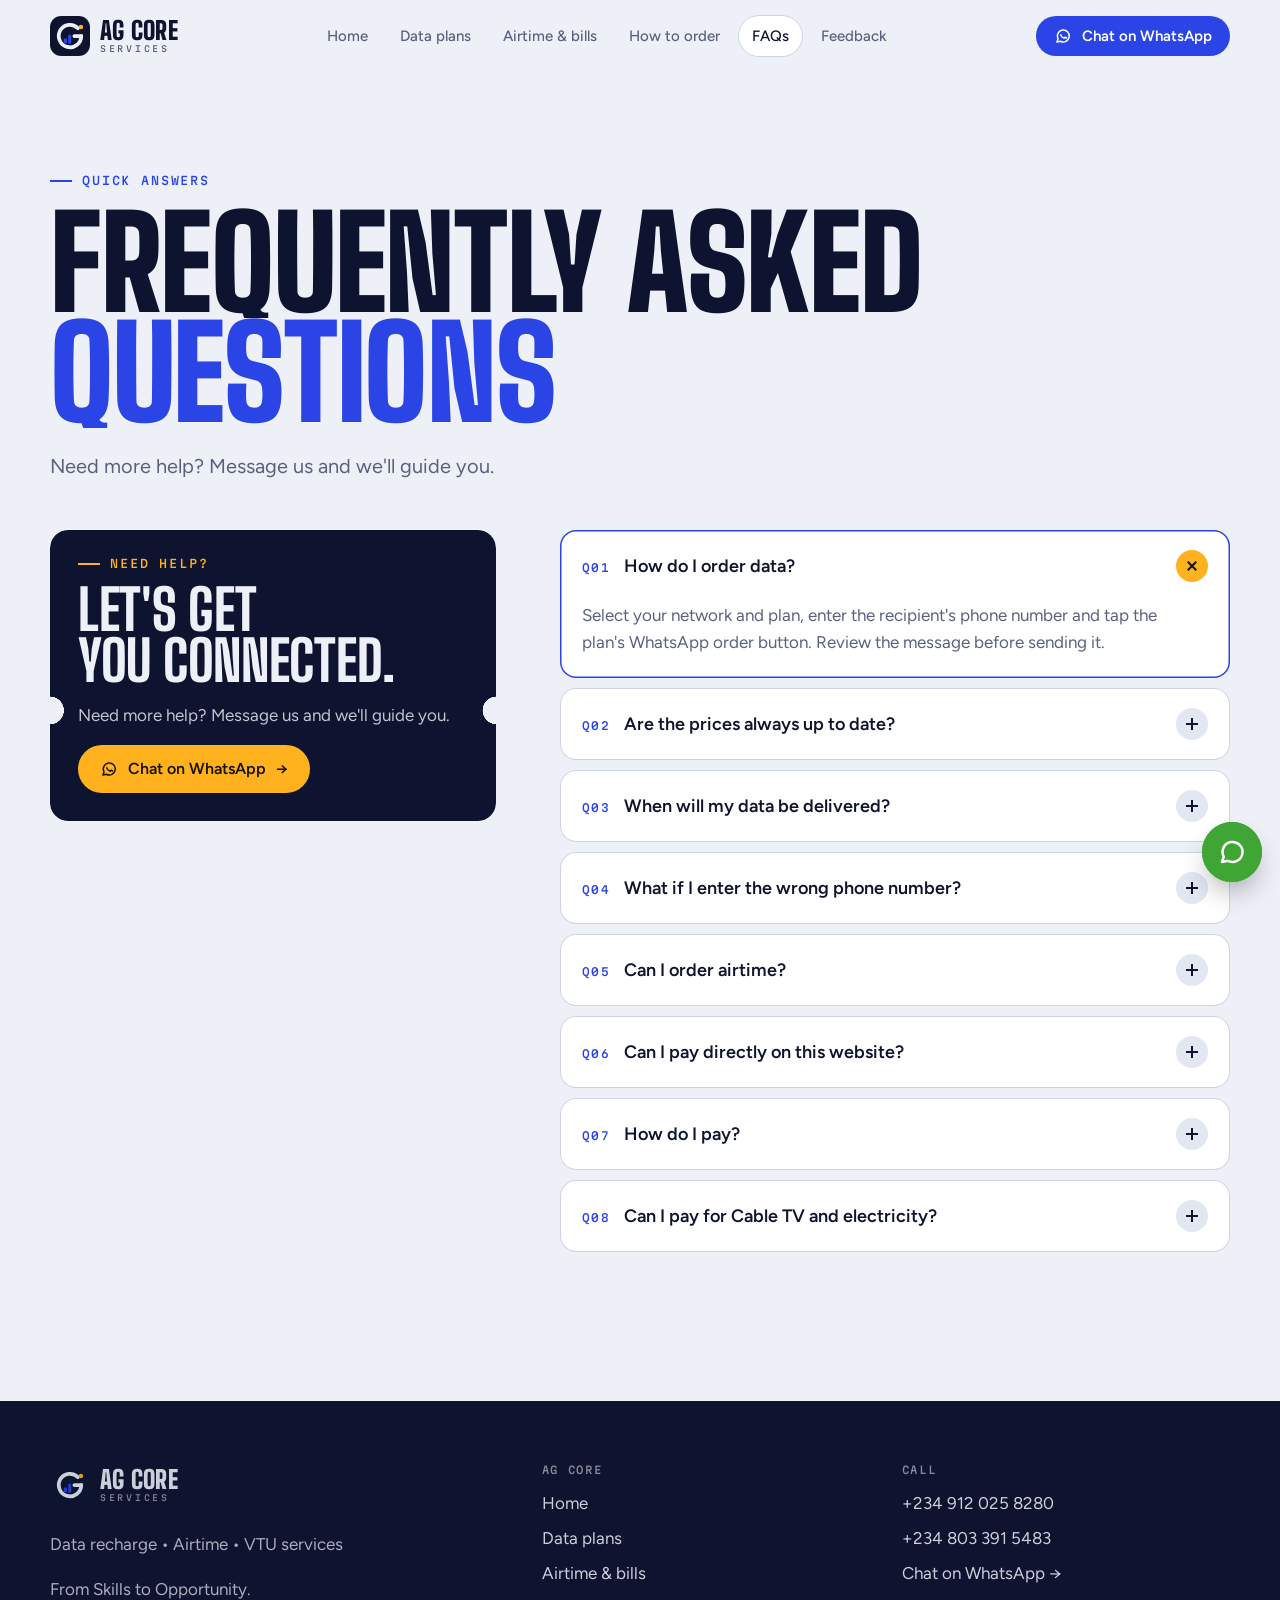
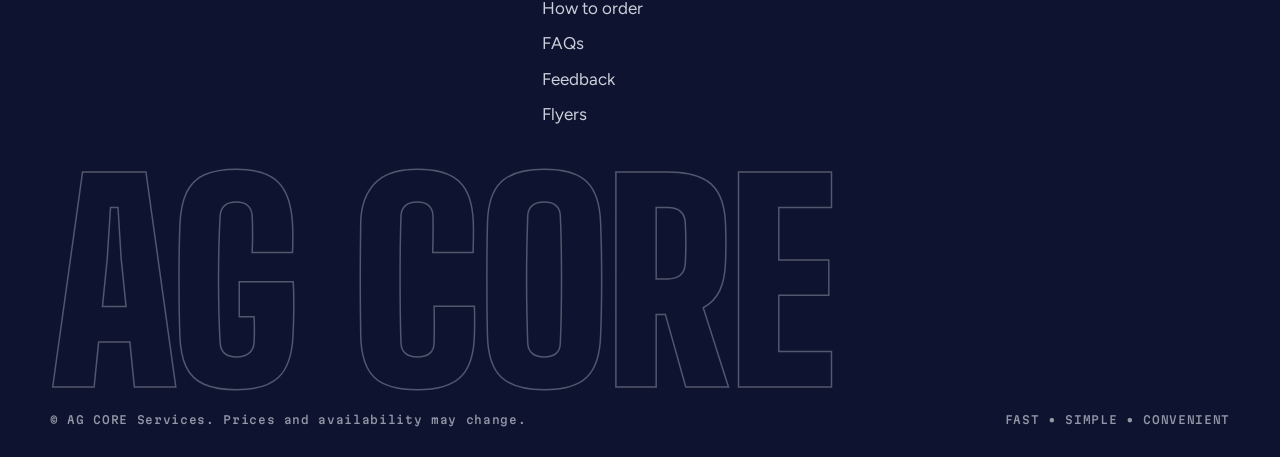
<file: faq.html>
<!doctype html>
<html lang="en">
<head>
<meta charset="utf-8">
<title>FAQs | AG CORE Services</title>
<meta name="viewport" content="width=device-width, initial-scale=1, viewport-fit=cover">
<meta name="claude:viewport-fit-sides" content="cover">
<meta name="description" content="Browse MTN, Airtel and Glo data plans from AG CORE Services. Choose a plan and send your order through WhatsApp.">
<meta name="theme-color" content="#2A44E6">
<link rel="icon" href="favicon.svg" type="image/svg+xml">
<link rel="preconnect" href="https://fonts.googleapis.com"><link rel="preconnect" href="https://fonts.gstatic.com" crossorigin><link rel="stylesheet" href="https://fonts.googleapis.com/css2?family=Big+Shoulders+Display:wght@700;800;900&family=Figtree:wght@400;500;600;700&family=Martian+Mono:wght@500;600&display=swap">
<link rel="stylesheet" href="styles.css">
</head>
<body>
<div class="curtain" aria-hidden="true"><i></i><i></i><i></i><i></i><i></i></div>
<header class="site-head"><div class="wrap head-row"><a class="brand" href="./" aria-label="AG CORE Services, home"><svg class="mark" viewBox="0 0 64 64" aria-hidden="true"><rect width="64" height="64" rx="18" fill="var(--ink)"/>
<path d="M50 32 A18 18 0 1 1 44.7 19.3" fill="none" stroke="var(--paper)" stroke-width="6" stroke-linecap="round"/>
<path d="M50 32 H39" stroke="var(--paper)" stroke-width="6" stroke-linecap="round"/>
<rect x="22" y="36" width="5" height="8" rx="1.5" fill="var(--cobalt)"/><rect x="29" y="30" width="5" height="14" rx="1.5" fill="var(--cobalt)"/>
<circle cx="49.5" cy="17.5" r="3.6" fill="var(--amber)"/></svg><span class="brand-word"><b>AG CORE</b><small>SERVICES</small></span></a>
<nav class="nav" aria-label="Main"><a href="./">Home</a><a href="plans.html">Data plans</a><a href="bills.html">Airtime & bills</a><a href="how-to-order.html">How to order</a><a href="faq.html" aria-current="page">FAQs</a><a href="contact.html">Feedback</a></nav>
<a class="btn head-cta wa" href="https://wa.me/2348033915483" target="_blank" rel="noopener"><svg class="wa-ico" viewBox="0 0 24 24" fill="none" stroke="currentColor" stroke-width="2" stroke-linecap="round" stroke-linejoin="round" aria-hidden="true"><path d="M4 20l1.4-4.2A8 8 0 1 1 8.6 19z"/><path d="M9 10.5c.5 2 2.2 3.8 4.5 4.5l1.3-1.3 2 1"/></svg> Chat on WhatsApp</a>
<button class="menu-btn" aria-label="Menu" aria-expanded="false" aria-controls="drawer"><span class="l1"></span><span class="l2"></span></button>
</div></header>
<div class="drawer" id="drawer" aria-hidden="true"><nav aria-label="Mobile"><a href="./">Home<small>01</small></a><a href="plans.html">Data plans<small>02</small></a><a href="bills.html">Airtime & bills<small>03</small></a><a href="how-to-order.html">How to order<small>04</small></a><a href="faq.html" aria-current="page">FAQs<small>05</small></a><a href="contact.html">Feedback<small>06</small></a></nav>
<a class="btn amber wa" href="https://wa.me/2348033915483" target="_blank" rel="noopener"><svg class="wa-ico" viewBox="0 0 24 24" fill="none" stroke="currentColor" stroke-width="2" stroke-linecap="round" stroke-linejoin="round" aria-hidden="true"><path d="M4 20l1.4-4.2A8 8 0 1 1 8.6 19z"/><path d="M9 10.5c.5 2 2.2 3.8 4.5 4.5l1.3-1.3 2 1"/></svg> Chat on WhatsApp</a></div>
<main>
<section class="intro"><div class="wrap"><span class="eyebrow">QUICK ANSWERS</span>
<h1 class="display"><span class="ln"><span>Frequently asked</span></span><span class="ln"><span style="animation-delay:.1s;color:var(--cobalt)">questions</span></span></h1>
<p class="lede">Need more help? Message us and we'll guide you.</p></div></section>
<section class="band tight" style="padding-top:0"><div class="wrap faq-layout">
<div class="faq-side rv"><div class="voucher" style="padding:28px;display:grid;gap:16px;justify-items:start;background:var(--ink);color:var(--paper)"><span class="eyebrow" style="color:var(--amber)">NEED HELP?</span>
<h2 class="h2" style="font-size:clamp(38px,4.6vw,56px)">Let's get you connected.</h2><p style="opacity:.8">Need more help? Message us and we'll guide you.</p>
<a class="btn amber wa" href="https://wa.me/2348033915483" target="_blank" rel="noopener"><svg class="wa-ico" viewBox="0 0 24 24" fill="none" stroke="currentColor" stroke-width="2" stroke-linecap="round" stroke-linejoin="round" aria-hidden="true"><path d="M4 20l1.4-4.2A8 8 0 1 1 8.6 19z"/><path d="M9 10.5c.5 2 2.2 3.8 4.5 4.5l1.3-1.3 2 1"/></svg> Chat on WhatsApp <span class="arr">→</span></a></div></div>
<div class="faq-list"><details class="qa rv" open><summary><span><span class="qn">Q01</span>How do I order data?</span><span class="plus" aria-hidden="true"></span></summary><div class="ans"><div><p>Select your network and plan, enter the recipient's phone number and tap the plan's WhatsApp order button. Review the message before sending it.</p></div></div></details><details class="qa rv"><summary><span><span class="qn">Q02</span>Are the prices always up to date?</span><span class="plus" aria-hidden="true"></span></summary><div class="ans"><div><p>Network offers and reseller prices can change. Confirm the plan's availability and final price with AG CORE before making payment.</p></div></div></details><details class="qa rv"><summary><span><span class="qn">Q03</span>When will my data be delivered?</span><span class="plus" aria-hidden="true"></span></summary><div class="ans"><div><p>Delivery timing depends on availability and processing. We'll confirm the process with you before you pay.</p></div></div></details><details class="qa rv"><summary><span><span class="qn">Q04</span>What if I enter the wrong phone number?</span><span class="plus" aria-hidden="true"></span></summary><div class="ans"><div><p>Double-check the recipient number before sending your order. Contact us immediately if you notice a mistake; corrections may not always be possible after processing.</p></div></div></details><details class="qa rv"><summary><span><span class="qn">Q05</span>Can I order airtime?</span><span class="plus" aria-hidden="true"></span></summary><div class="ans"><div><p>Yes. Message us with your network and amount so we can confirm availability and the next steps.</p></div></div></details><details class="qa rv"><summary><span><span class="qn">Q06</span>Can I pay directly on this website?</span><span class="plus" aria-hidden="true"></span></summary><div class="ans"><div><p>Not yet. The website prepares your order in WhatsApp. We confirm details and payment instructions with you directly.</p></div></div></details><details class="qa rv"><summary><span><span class="qn">Q07</span>How do I pay?</span><span class="plus" aria-hidden="true"></span></summary><div class="ans"><div><p>We accept OPay transfers. After we confirm your order on WhatsApp, we send you the account details. Make the transfer, then send your receipt in the same chat.</p></div></div></details><details class="qa rv"><summary><span><span class="qn">Q08</span>Can I pay for Cable TV and electricity?</span><span class="plus" aria-hidden="true"></span></summary><div class="ans"><div><p>Yes. Go to Airtime & bills, choose Cable TV or Electricity, enter your smartcard, IUC or meter number, and send the order to us on WhatsApp.</p></div></div></details></div>
</div></section>
</main>
<footer class="site-foot"><div class="wrap">
<div class="foot-top">
<div><a class="brand" href="./" aria-label="AG CORE Services, home"><svg class="mark" viewBox="0 0 64 64" aria-hidden="true"><rect width="64" height="64" rx="18" fill="var(--ink)"/>
<path d="M50 32 A18 18 0 1 1 44.7 19.3" fill="none" stroke="var(--paper)" stroke-width="6" stroke-linecap="round"/>
<path d="M50 32 H39" stroke="var(--paper)" stroke-width="6" stroke-linecap="round"/>
<rect x="22" y="36" width="5" height="8" rx="1.5" fill="var(--cobalt)"/><rect x="29" y="30" width="5" height="14" rx="1.5" fill="var(--cobalt)"/>
<circle cx="49.5" cy="17.5" r="3.6" fill="var(--amber)"/></svg><span class="brand-word"><b>AG CORE</b><small>SERVICES</small></span></a><p class="tag">Data recharge • Airtime • VTU services</p><p class="tag">From Skills to Opportunity.</p></div>
<div><h4>AG CORE</h4><ul><li><a href="./">Home</a></li><li><a href="plans.html">Data plans</a></li><li><a href="bills.html">Airtime & bills</a></li><li><a href="how-to-order.html">How to order</a></li><li><a href="faq.html">FAQs</a></li><li><a href="contact.html">Feedback</a></li><li><a href="plans.html#flyers">Flyers</a></li></ul></div>
<div><h4>Call</h4><ul><li><a href="tel:+2349120258280">+234 912 025 8280</a></li><li><a href="tel:+2348033915483">+234 803 391 5483</a></li><li><a href="https://wa.me/2348033915483" target="_blank" rel="noopener">Chat on WhatsApp →</a></li></ul></div>
</div>
<div class="foot-word" aria-hidden="true">AG CORE</div>
<div class="foot-bot"><span>© AG CORE Services. Prices and availability may change.</span><span>FAST • SIMPLE • CONVENIENT</span></div>
</div></footer>
<a class="fab" href="https://wa.me/2348033915483" target="_blank" rel="noopener" aria-label="Chat on WhatsApp"><svg viewBox="0 0 24 24" fill="none" stroke="currentColor" stroke-width="2" stroke-linecap="round" stroke-linejoin="round"><path d="M4 20l1.4-4.2A8 8 0 1 1 8.6 19z"/></svg></a>
<script src="app.js"></script>
</body>
</html>
</file>
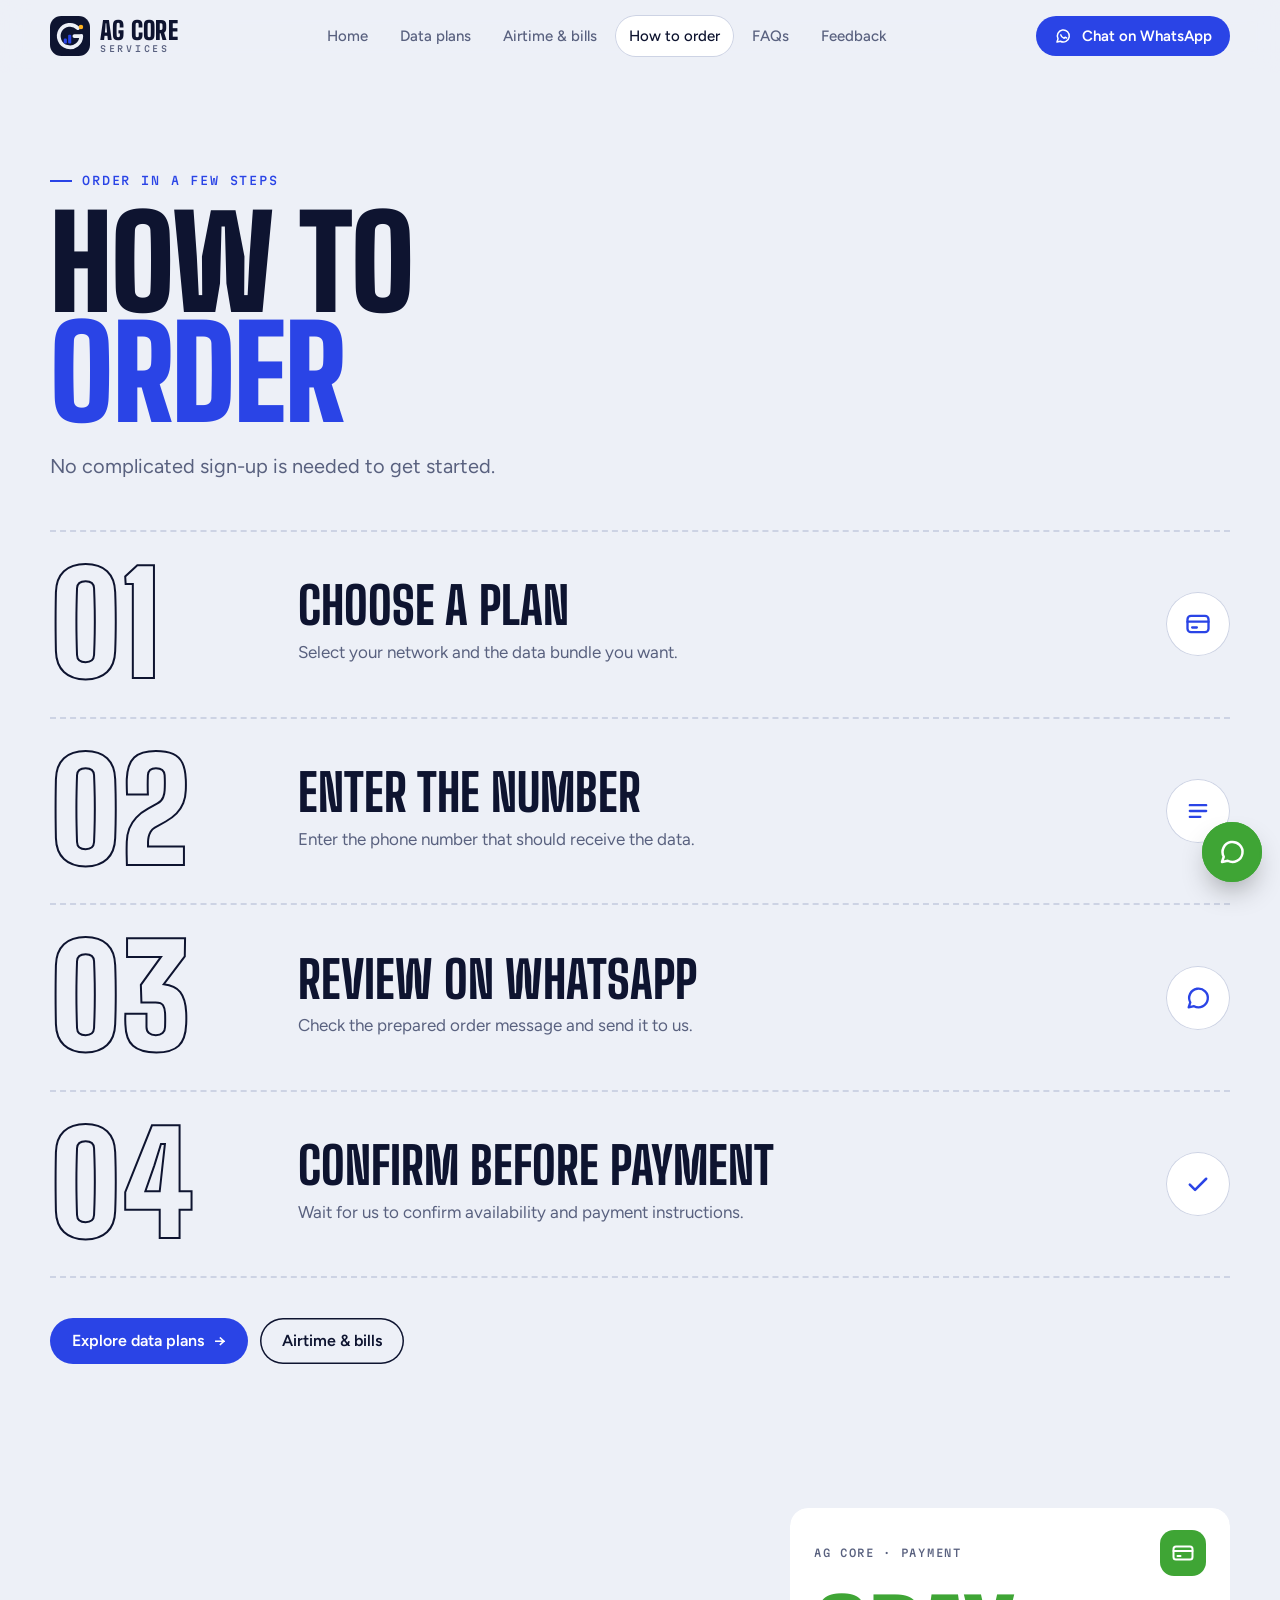
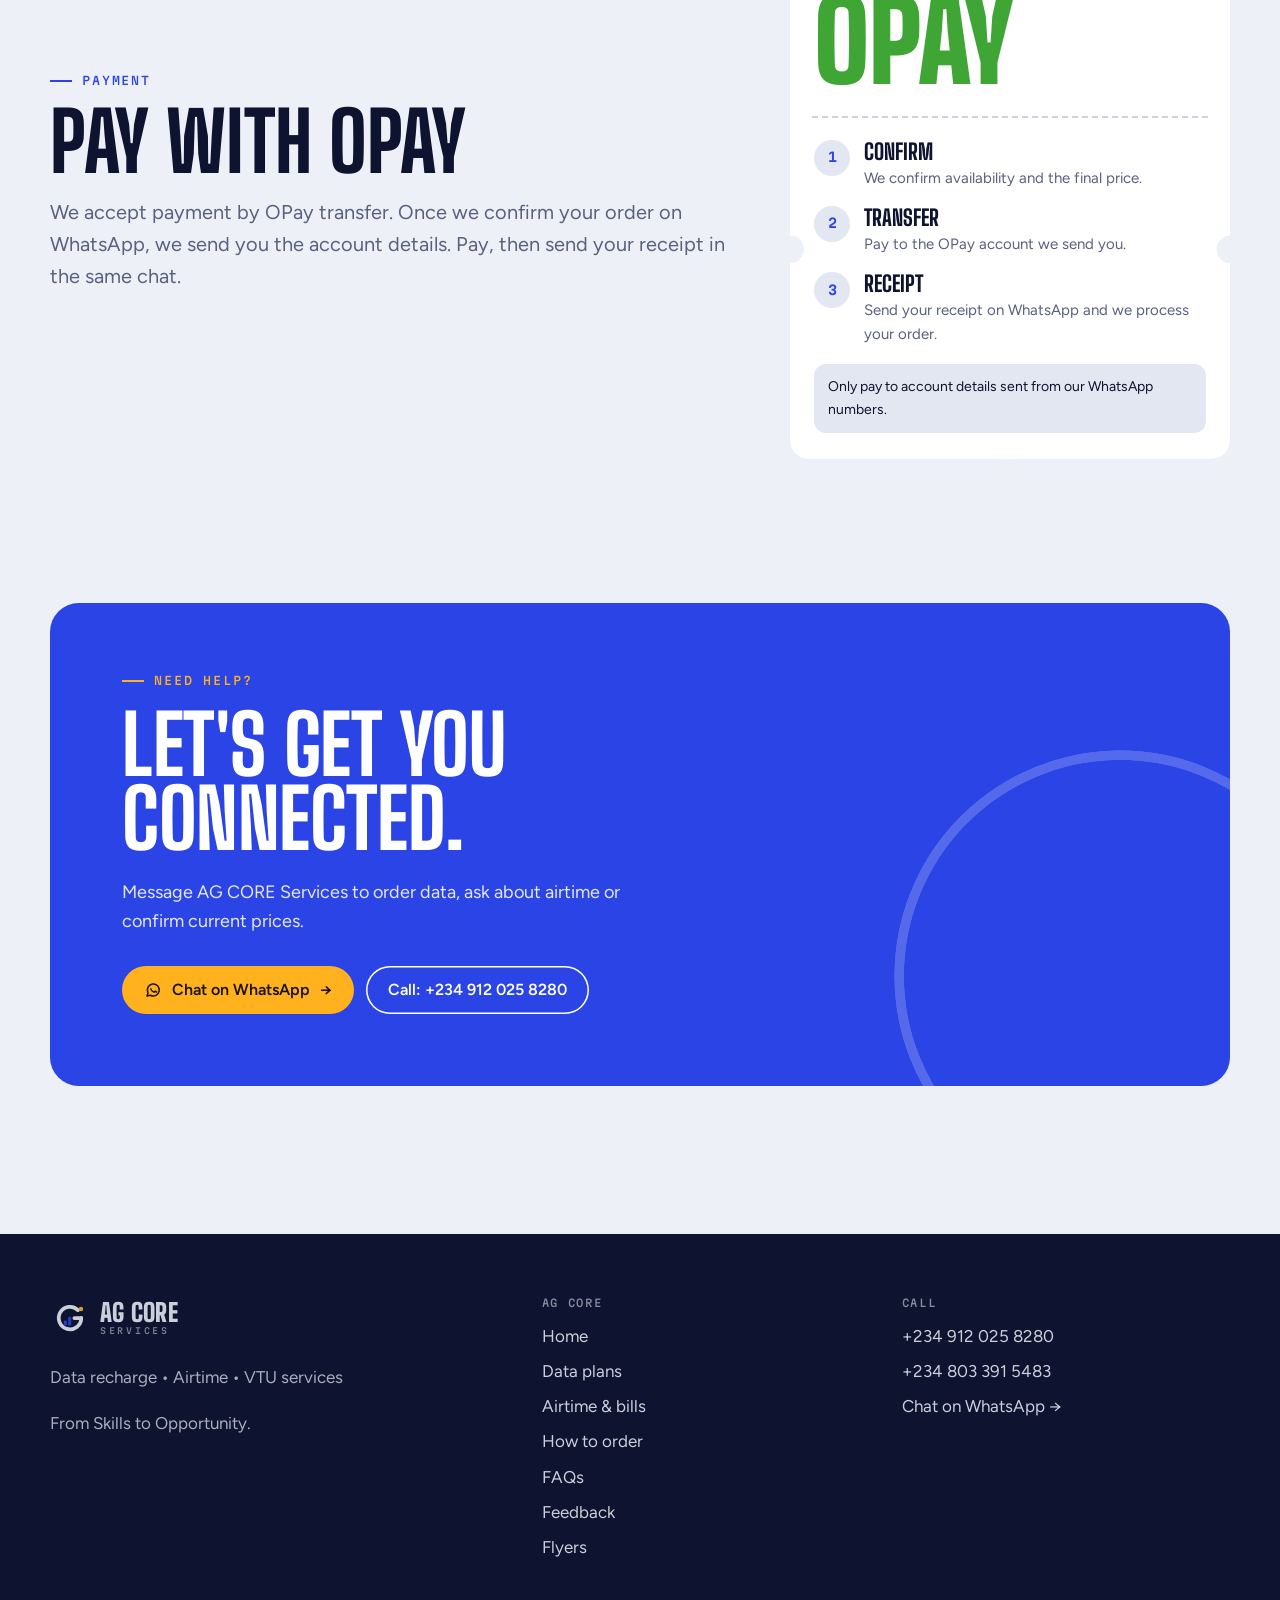
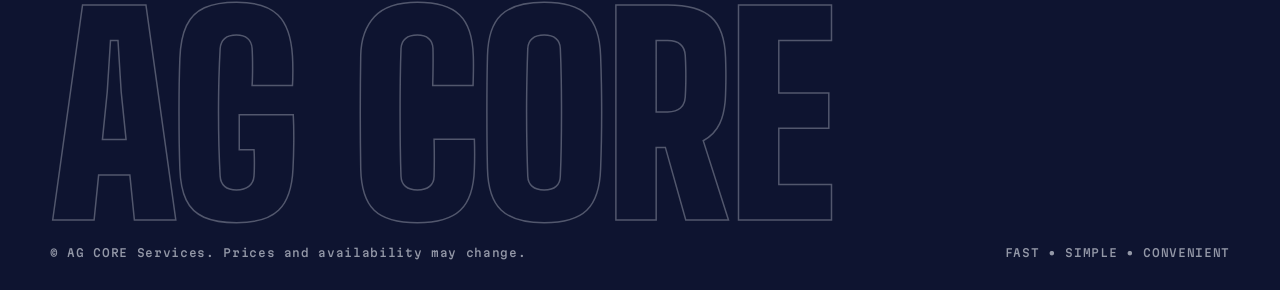
<file: how-to-order.html>
<!doctype html>
<html lang="en">
<head>
<meta charset="utf-8">
<title>How to order | AG CORE Services</title>
<meta name="viewport" content="width=device-width, initial-scale=1, viewport-fit=cover">
<meta name="claude:viewport-fit-sides" content="cover">
<meta name="description" content="Browse MTN, Airtel and Glo data plans from AG CORE Services. Choose a plan and send your order through WhatsApp.">
<meta name="theme-color" content="#2A44E6">
<link rel="icon" href="favicon.svg" type="image/svg+xml">
<link rel="preconnect" href="https://fonts.googleapis.com"><link rel="preconnect" href="https://fonts.gstatic.com" crossorigin><link rel="stylesheet" href="https://fonts.googleapis.com/css2?family=Big+Shoulders+Display:wght@700;800;900&family=Figtree:wght@400;500;600;700&family=Martian+Mono:wght@500;600&display=swap">
<link rel="stylesheet" href="styles.css">
</head>
<body>
<div class="curtain" aria-hidden="true"><i></i><i></i><i></i><i></i><i></i></div>
<header class="site-head"><div class="wrap head-row"><a class="brand" href="./" aria-label="AG CORE Services, home"><svg class="mark" viewBox="0 0 64 64" aria-hidden="true"><rect width="64" height="64" rx="18" fill="var(--ink)"/>
<path d="M50 32 A18 18 0 1 1 44.7 19.3" fill="none" stroke="var(--paper)" stroke-width="6" stroke-linecap="round"/>
<path d="M50 32 H39" stroke="var(--paper)" stroke-width="6" stroke-linecap="round"/>
<rect x="22" y="36" width="5" height="8" rx="1.5" fill="var(--cobalt)"/><rect x="29" y="30" width="5" height="14" rx="1.5" fill="var(--cobalt)"/>
<circle cx="49.5" cy="17.5" r="3.6" fill="var(--amber)"/></svg><span class="brand-word"><b>AG CORE</b><small>SERVICES</small></span></a>
<nav class="nav" aria-label="Main"><a href="./">Home</a><a href="plans.html">Data plans</a><a href="bills.html">Airtime & bills</a><a href="how-to-order.html" aria-current="page">How to order</a><a href="faq.html">FAQs</a><a href="contact.html">Feedback</a></nav>
<a class="btn head-cta wa" href="https://wa.me/2348033915483" target="_blank" rel="noopener"><svg class="wa-ico" viewBox="0 0 24 24" fill="none" stroke="currentColor" stroke-width="2" stroke-linecap="round" stroke-linejoin="round" aria-hidden="true"><path d="M4 20l1.4-4.2A8 8 0 1 1 8.6 19z"/><path d="M9 10.5c.5 2 2.2 3.8 4.5 4.5l1.3-1.3 2 1"/></svg> Chat on WhatsApp</a>
<button class="menu-btn" aria-label="Menu" aria-expanded="false" aria-controls="drawer"><span class="l1"></span><span class="l2"></span></button>
</div></header>
<div class="drawer" id="drawer" aria-hidden="true"><nav aria-label="Mobile"><a href="./">Home<small>01</small></a><a href="plans.html">Data plans<small>02</small></a><a href="bills.html">Airtime & bills<small>03</small></a><a href="how-to-order.html" aria-current="page">How to order<small>04</small></a><a href="faq.html">FAQs<small>05</small></a><a href="contact.html">Feedback<small>06</small></a></nav>
<a class="btn amber wa" href="https://wa.me/2348033915483" target="_blank" rel="noopener"><svg class="wa-ico" viewBox="0 0 24 24" fill="none" stroke="currentColor" stroke-width="2" stroke-linecap="round" stroke-linejoin="round" aria-hidden="true"><path d="M4 20l1.4-4.2A8 8 0 1 1 8.6 19z"/><path d="M9 10.5c.5 2 2.2 3.8 4.5 4.5l1.3-1.3 2 1"/></svg> Chat on WhatsApp</a></div>
<main>
<section class="intro"><div class="wrap"><span class="eyebrow">ORDER IN A FEW STEPS</span>
<h1 class="display"><span class="ln"><span>How to</span></span><span class="ln"><span style="animation-delay:.1s;color:var(--cobalt)">order</span></span></h1>
<p class="lede">No complicated sign-up is needed to get started.</p></div></section>
<section class="band tight" style="padding-top:0"><div class="wrap"><ol class="steps" style="list-style:none;padding:0;margin:0">
<li class="step rv"><span class="num">01</span><div><h3>Choose a plan</h3><p>Select your network and the data bundle you want.</p></div><span class="glyph"><svg viewBox="0 0 24 24" fill="none" stroke="currentColor" stroke-width="2" stroke-linecap="round" stroke-linejoin="round"><rect x="3" y="5" width="18" height="14" rx="3"/><path d="M3 10h18M7 15h4"/></svg></span></li><li class="step rv"><span class="num">02</span><div><h3>Enter the number</h3><p>Enter the phone number that should receive the data.</p></div><span class="glyph"><svg viewBox="0 0 24 24" fill="none" stroke="currentColor" stroke-width="2" stroke-linecap="round"><path d="M5 7h14M5 12h14M5 17h9"/></svg></span></li><li class="step rv"><span class="num">03</span><div><h3>Review on WhatsApp</h3><p>Check the prepared order message and send it to us.</p></div><span class="glyph"><svg viewBox="0 0 24 24" fill="none" stroke="currentColor" stroke-width="2" stroke-linecap="round" stroke-linejoin="round"><path d="M4 20l1.4-4.2A8 8 0 1 1 8.6 19z"/></svg></span></li><li class="step rv"><span class="num">04</span><div><h3>Confirm before payment</h3><p>Wait for us to confirm availability and payment instructions.</p></div><span class="glyph"><svg viewBox="0 0 24 24" fill="none" stroke="currentColor" stroke-width="2.2" stroke-linecap="round" stroke-linejoin="round"><path d="M5 12.5l4.5 4.5L19 7.5"/></svg></span></li>
</ol><div class="hero-actions" style="margin-top:40px"><a class="btn" href="plans.html">Explore data plans <span class="arr">→</span></a><a class="btn ghost" href="bills.html">Airtime &amp; bills</a></div></div></section>
<section class="band tight" id="payment"><div class="wrap pay-grid">
<div class="sec-head rv" style="margin-bottom:0"><span class="eyebrow">PAYMENT</span><h2 class="h2">Pay with OPay</h2>
<p class="lede">We accept payment by OPay transfer. Once we confirm your order on WhatsApp, we send you the account details. Pay, then send your receipt in the same chat.</p></div>
<div class="pay-card voucher rv"><div class="pay-top"><span class="serial">AG CORE · PAYMENT</span><span class="pay-ico"><svg viewBox="0 0 24 24" fill="none" stroke="currentColor" stroke-width="2" stroke-linecap="round" stroke-linejoin="round"><rect x="2.5" y="5.5" width="19" height="13" rx="2.5"/><path d="M2.5 10h19M6.5 15h3"/></svg></span></div>
<div class="pay-name">OPay</div><div class="perf" aria-hidden="true"></div>
<ol class="pay-steps"><li><b>Confirm</b><span>We confirm availability and the final price.</span></li><li><b>Transfer</b><span>Pay to the OPay account we send you.</span></li><li><b>Receipt</b><span>Send your receipt on WhatsApp and we process your order.</span></li></ol>
<p class="pay-note">Only pay to account details sent from our WhatsApp numbers.</p></div>
</div></section>
<section class="band tight"><div class="wrap"><div class="cta-band rv">
<svg class="rings" viewBox="0 0 100 100" aria-hidden="true"><circle cx="50" cy="50" r="48"/><circle cx="50" cy="50" r="48"/><circle cx="50" cy="50" r="48"/></svg>
<span class="eyebrow">NEED HELP?</span><h2 class="h2">Let's get you connected.</h2>
<p>Message AG CORE Services to order data, ask about airtime or confirm current prices.</p>
<div class="actions"><a class="btn amber wa" href="https://wa.me/2348033915483" target="_blank" rel="noopener"><svg class="wa-ico" viewBox="0 0 24 24" fill="none" stroke="currentColor" stroke-width="2" stroke-linecap="round" stroke-linejoin="round" aria-hidden="true"><path d="M4 20l1.4-4.2A8 8 0 1 1 8.6 19z"/><path d="M9 10.5c.5 2 2.2 3.8 4.5 4.5l1.3-1.3 2 1"/></svg> Chat on WhatsApp <span class="arr">→</span></a>
<a class="btn ghost" href="tel:+2349120258280">Call: +234 912 025 8280</a></div></div></div></section>
</main>
<footer class="site-foot"><div class="wrap">
<div class="foot-top">
<div><a class="brand" href="./" aria-label="AG CORE Services, home"><svg class="mark" viewBox="0 0 64 64" aria-hidden="true"><rect width="64" height="64" rx="18" fill="var(--ink)"/>
<path d="M50 32 A18 18 0 1 1 44.7 19.3" fill="none" stroke="var(--paper)" stroke-width="6" stroke-linecap="round"/>
<path d="M50 32 H39" stroke="var(--paper)" stroke-width="6" stroke-linecap="round"/>
<rect x="22" y="36" width="5" height="8" rx="1.5" fill="var(--cobalt)"/><rect x="29" y="30" width="5" height="14" rx="1.5" fill="var(--cobalt)"/>
<circle cx="49.5" cy="17.5" r="3.6" fill="var(--amber)"/></svg><span class="brand-word"><b>AG CORE</b><small>SERVICES</small></span></a><p class="tag">Data recharge • Airtime • VTU services</p><p class="tag">From Skills to Opportunity.</p></div>
<div><h4>AG CORE</h4><ul><li><a href="./">Home</a></li><li><a href="plans.html">Data plans</a></li><li><a href="bills.html">Airtime & bills</a></li><li><a href="how-to-order.html">How to order</a></li><li><a href="faq.html">FAQs</a></li><li><a href="contact.html">Feedback</a></li><li><a href="plans.html#flyers">Flyers</a></li></ul></div>
<div><h4>Call</h4><ul><li><a href="tel:+2349120258280">+234 912 025 8280</a></li><li><a href="tel:+2348033915483">+234 803 391 5483</a></li><li><a href="https://wa.me/2348033915483" target="_blank" rel="noopener">Chat on WhatsApp →</a></li></ul></div>
</div>
<div class="foot-word" aria-hidden="true">AG CORE</div>
<div class="foot-bot"><span>© AG CORE Services. Prices and availability may change.</span><span>FAST • SIMPLE • CONVENIENT</span></div>
</div></footer>
<a class="fab" href="https://wa.me/2348033915483" target="_blank" rel="noopener" aria-label="Chat on WhatsApp"><svg viewBox="0 0 24 24" fill="none" stroke="currentColor" stroke-width="2" stroke-linecap="round" stroke-linejoin="round"><path d="M4 20l1.4-4.2A8 8 0 1 1 8.6 19z"/></svg></a>
<script src="app.js"></script>
</body>
</html>
</file>
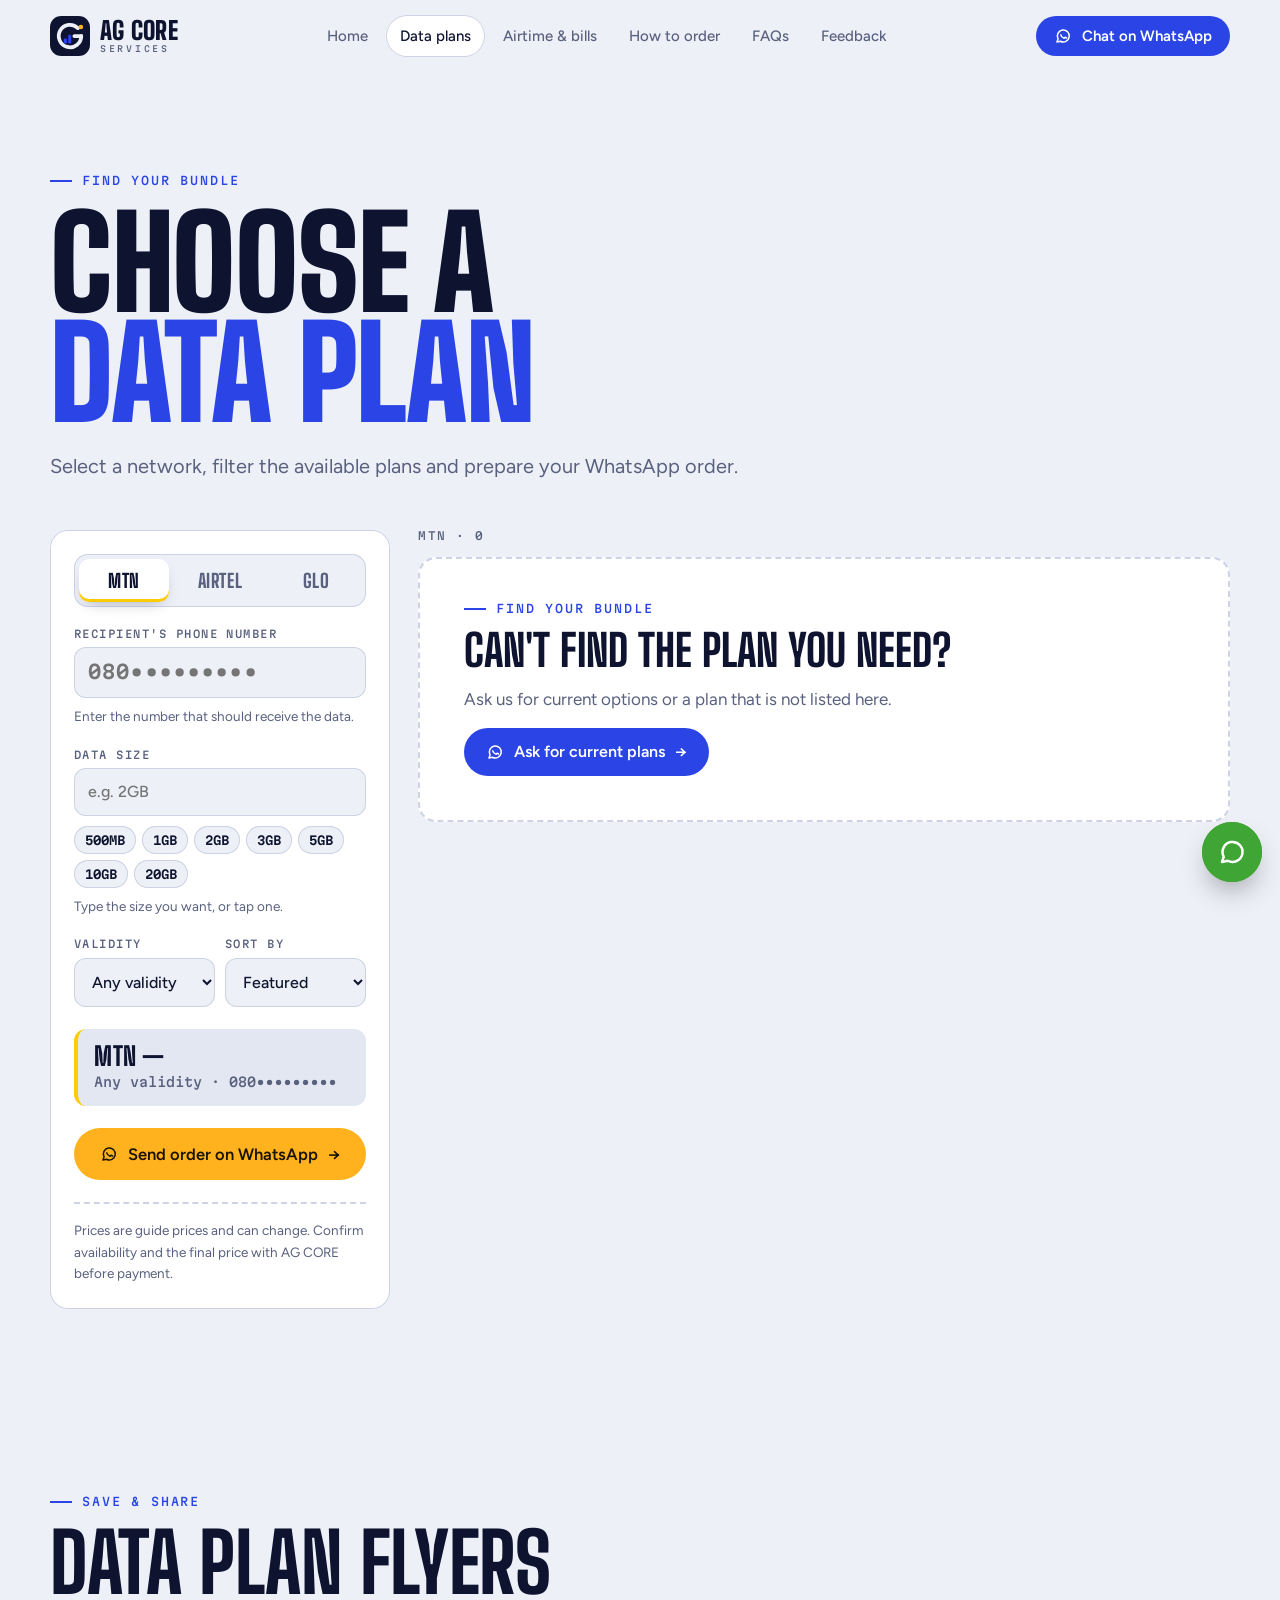
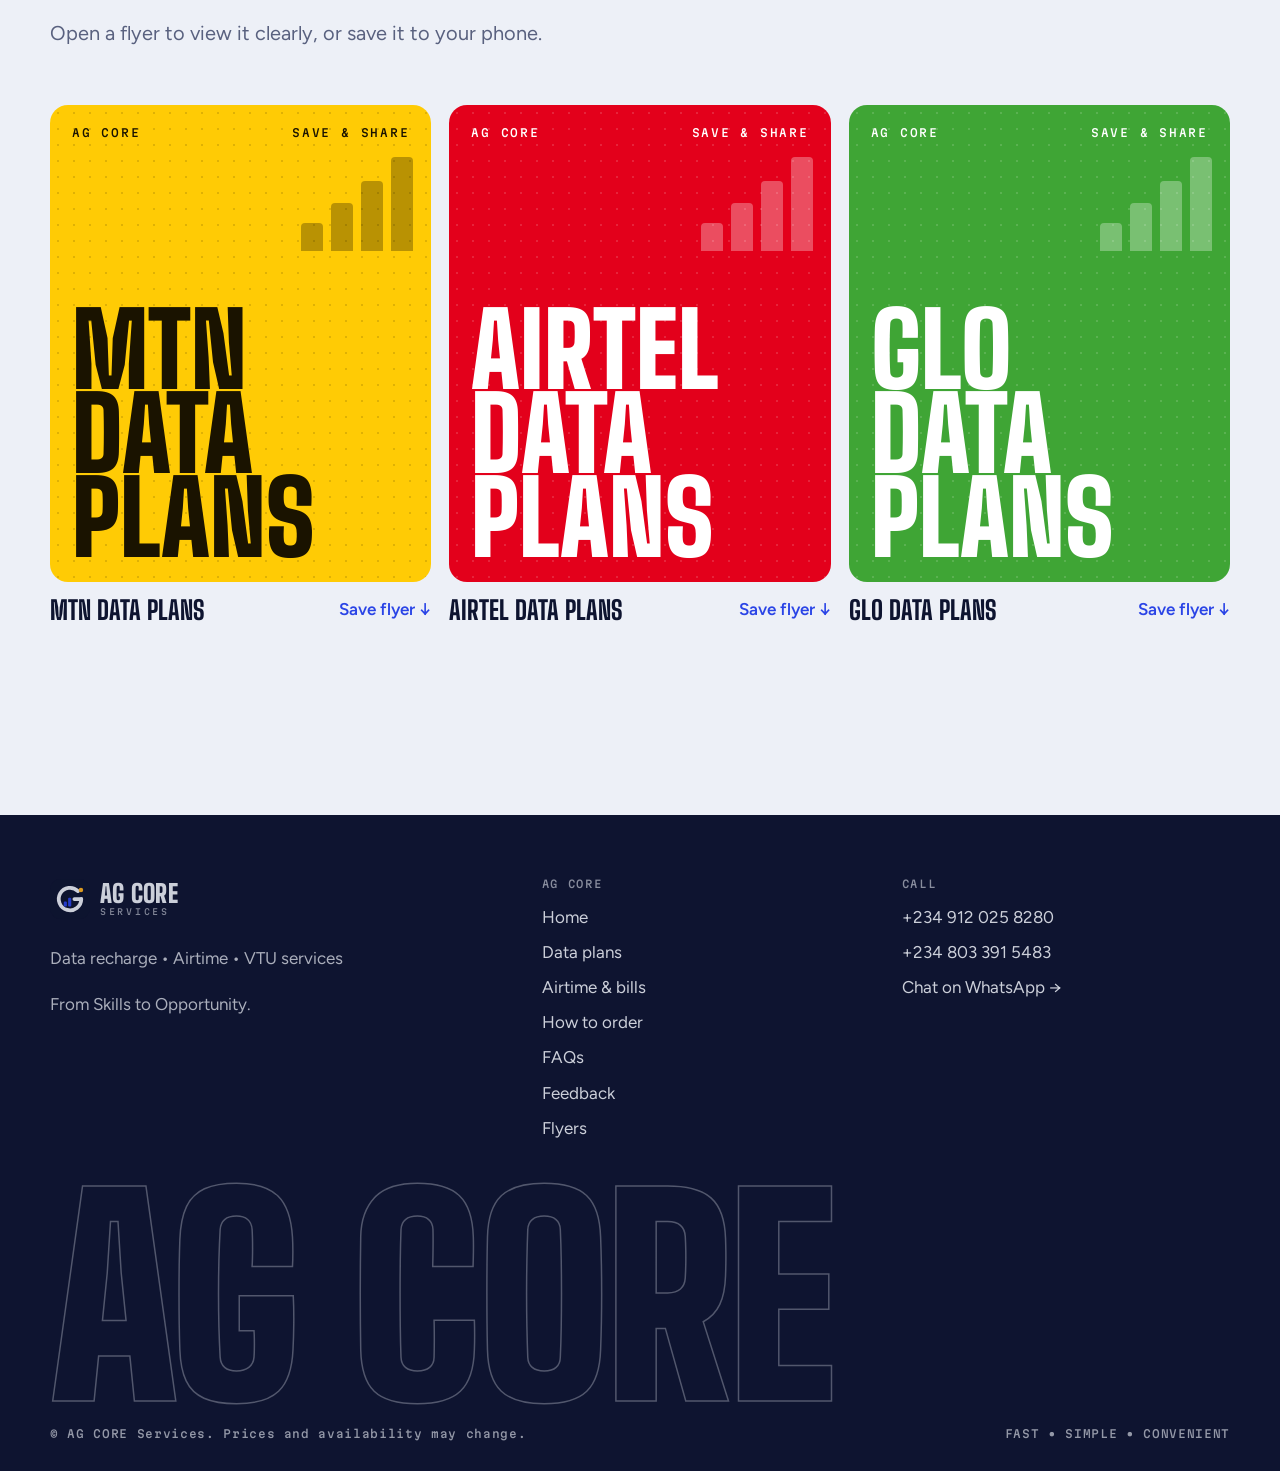
<file: plans.html>
<!doctype html>
<html lang="en">
<head>
<meta charset="utf-8">
<title>Data plans | AG CORE Services</title>
<meta name="viewport" content="width=device-width, initial-scale=1, viewport-fit=cover">
<meta name="claude:viewport-fit-sides" content="cover">
<meta name="description" content="Browse MTN, Airtel and Glo data plans from AG CORE Services. Choose a plan and send your order through WhatsApp.">
<meta name="theme-color" content="#2A44E6">
<link rel="icon" href="favicon.svg" type="image/svg+xml">
<link rel="preconnect" href="https://fonts.googleapis.com"><link rel="preconnect" href="https://fonts.gstatic.com" crossorigin><link rel="stylesheet" href="https://fonts.googleapis.com/css2?family=Big+Shoulders+Display:wght@700;800;900&family=Figtree:wght@400;500;600;700&family=Martian+Mono:wght@500;600&display=swap">
<link rel="stylesheet" href="styles.css">
</head>
<body>
<div class="curtain" aria-hidden="true"><i></i><i></i><i></i><i></i><i></i></div>
<header class="site-head"><div class="wrap head-row"><a class="brand" href="./" aria-label="AG CORE Services, home"><svg class="mark" viewBox="0 0 64 64" aria-hidden="true"><rect width="64" height="64" rx="18" fill="var(--ink)"/>
<path d="M50 32 A18 18 0 1 1 44.7 19.3" fill="none" stroke="var(--paper)" stroke-width="6" stroke-linecap="round"/>
<path d="M50 32 H39" stroke="var(--paper)" stroke-width="6" stroke-linecap="round"/>
<rect x="22" y="36" width="5" height="8" rx="1.5" fill="var(--cobalt)"/><rect x="29" y="30" width="5" height="14" rx="1.5" fill="var(--cobalt)"/>
<circle cx="49.5" cy="17.5" r="3.6" fill="var(--amber)"/></svg><span class="brand-word"><b>AG CORE</b><small>SERVICES</small></span></a>
<nav class="nav" aria-label="Main"><a href="./">Home</a><a href="plans.html" aria-current="page">Data plans</a><a href="bills.html">Airtime & bills</a><a href="how-to-order.html">How to order</a><a href="faq.html">FAQs</a><a href="contact.html">Feedback</a></nav>
<a class="btn head-cta wa" href="https://wa.me/2348033915483" target="_blank" rel="noopener"><svg class="wa-ico" viewBox="0 0 24 24" fill="none" stroke="currentColor" stroke-width="2" stroke-linecap="round" stroke-linejoin="round" aria-hidden="true"><path d="M4 20l1.4-4.2A8 8 0 1 1 8.6 19z"/><path d="M9 10.5c.5 2 2.2 3.8 4.5 4.5l1.3-1.3 2 1"/></svg> Chat on WhatsApp</a>
<button class="menu-btn" aria-label="Menu" aria-expanded="false" aria-controls="drawer"><span class="l1"></span><span class="l2"></span></button>
</div></header>
<div class="drawer" id="drawer" aria-hidden="true"><nav aria-label="Mobile"><a href="./">Home<small>01</small></a><a href="plans.html" aria-current="page">Data plans<small>02</small></a><a href="bills.html">Airtime & bills<small>03</small></a><a href="how-to-order.html">How to order<small>04</small></a><a href="faq.html">FAQs<small>05</small></a><a href="contact.html">Feedback<small>06</small></a></nav>
<a class="btn amber wa" href="https://wa.me/2348033915483" target="_blank" rel="noopener"><svg class="wa-ico" viewBox="0 0 24 24" fill="none" stroke="currentColor" stroke-width="2" stroke-linecap="round" stroke-linejoin="round" aria-hidden="true"><path d="M4 20l1.4-4.2A8 8 0 1 1 8.6 19z"/><path d="M9 10.5c.5 2 2.2 3.8 4.5 4.5l1.3-1.3 2 1"/></svg> Chat on WhatsApp</a></div>
<main>
<section class="intro"><div class="wrap"><span class="eyebrow">FIND YOUR BUNDLE</span>
<h1 class="display"><span class="ln"><span>Choose a</span></span><span class="ln"><span style="animation-delay:.1s;color:var(--cobalt)">data plan</span></span></h1>
<p class="lede">Select a network, filter the available plans and prepare your WhatsApp order.</p></div></section>
<section class="band tight" style="padding-top:0"><div class="wrap finder" id="finder">
<aside class="panel">
<div class="nets" role="group" aria-label="Network"><span class="pill"></span><button data-net="mtn" aria-pressed="true">MTN</button><button data-net="airtel" aria-pressed="false">Airtel</button><button data-net="glo" aria-pressed="false">Glo</button></div>
<div class="field"><label for="phone">Recipient's phone number</label><input id="phone" type="tel" inputmode="numeric" autocomplete="tel" placeholder="080•••••••••"><span class="hint">Enter the number that should receive the data.</span></div>
<div class="field" id="size-field"><label for="q">Data size</label><input id="q" type="text" inputmode="text" autocomplete="off" placeholder="e.g. 2GB">
<div class="chips" role="group" aria-label="Quick sizes"><button type="button" data-size="500MB">500MB</button><button type="button" data-size="1GB">1GB</button><button type="button" data-size="2GB">2GB</button><button type="button" data-size="3GB">3GB</button><button type="button" data-size="5GB">5GB</button><button type="button" data-size="10GB">10GB</button><button type="button" data-size="20GB">20GB</button></div>
<span class="hint">Type the size you want, or tap one.</span></div>
<div class="two"><div class="field"><label for="val">Validity</label><select id="val"><option value="any">Any validity</option><option value="1">1 day</option><option value="2">2 days</option><option value="3">3 days</option><option value="5">5 days</option><option value="7">7 days</option><option value="14">14 days</option><option value="30">30 days</option></select></div>
<div class="field"><label for="sort">Sort by</label><select id="sort"><option value="featured">Featured</option><option value="low">Price: low to high</option><option value="high">Price: high to low</option><option value="big">Largest data first</option></select></div></div>
<div class="order-sum" id="order-sum" aria-live="polite"></div>
<button type="button" class="btn amber wa order-btn" id="order-btn"><svg class="wa-ico" viewBox="0 0 24 24" fill="none" stroke="currentColor" stroke-width="2" stroke-linecap="round" stroke-linejoin="round" aria-hidden="true"><path d="M4 20l1.4-4.2A8 8 0 1 1 8.6 19z"/><path d="M9 10.5c.5 2 2.2 3.8 4.5 4.5l1.3-1.3 2 1"/></svg> Send order on WhatsApp <span class="arr">→</span></button>
<p class="fine">Prices are guide prices and can change. Confirm availability and the final price with AG CORE before payment.</p>
</aside>
<div><div class="results-head"><span class="count" id="count">MTN</span></div>
<div class="plans" id="plans"></div>
<div class="empty" id="empty" hidden><span class="eyebrow">FIND YOUR BUNDLE</span><h3>Can't find the plan you need?</h3><p>Ask us for current options or a plan that is not listed here.</p><a class="btn wa" href="https://wa.me/2348033915483" target="_blank" rel="noopener"><svg class="wa-ico" viewBox="0 0 24 24" fill="none" stroke="currentColor" stroke-width="2" stroke-linecap="round" stroke-linejoin="round" aria-hidden="true"><path d="M4 20l1.4-4.2A8 8 0 1 1 8.6 19z"/><path d="M9 10.5c.5 2 2.2 3.8 4.5 4.5l1.3-1.3 2 1"/></svg> Ask for current plans <span class="arr">→</span></a></div>
</div></div></section>
<section class="band" id="flyers"><div class="wrap"><div class="sec-head rv"><span class="eyebrow">SAVE &amp; SHARE</span><h2 class="h2">Data plan flyers</h2><p class="lede">Open a flyer to view it clearly, or save it to your phone.</p></div>
<div class="flyers"><div class="flyer rv"><a class="flyer-art" href="assets/mtn-data-plans.jpg" target="_blank" rel="noopener" style="--netc:var(--mtn);--on-net:#1A1300" aria-label="AG CORE MTN data plans flyer">
<span class="fa-grid"></span><span class="fa-t"><span>AG CORE</span><span>SAVE &amp; SHARE</span></span><span class="fa-n">MTN<br>data<br>plans</span>
<span class="fa-bars" aria-hidden="true"><i style="height:28px"></i><i style="height:48px"></i><i style="height:70px"></i><i style="height:94px"></i></span></a>
<div class="flyer-row"><h3>MTN data plans</h3><a class="link-arrow" href="assets/mtn-data-plans.jpg" download>Save flyer ↓</a></div></div><div class="flyer rv"><a class="flyer-art" href="assets/airtel-data-plans.jpg" target="_blank" rel="noopener" style="--netc:var(--airtel);--on-net:#FFFFFF" aria-label="AG CORE Airtel data plans flyer">
<span class="fa-grid"></span><span class="fa-t"><span>AG CORE</span><span>SAVE &amp; SHARE</span></span><span class="fa-n">Airtel<br>data<br>plans</span>
<span class="fa-bars" aria-hidden="true"><i style="height:28px"></i><i style="height:48px"></i><i style="height:70px"></i><i style="height:94px"></i></span></a>
<div class="flyer-row"><h3>Airtel data plans</h3><a class="link-arrow" href="assets/airtel-data-plans.jpg" download>Save flyer ↓</a></div></div><div class="flyer rv"><a class="flyer-art" href="assets/glo-data-plans-flyer.png" target="_blank" rel="noopener" style="--netc:var(--glo);--on-net:#FFFFFF" aria-label="AG CORE Glo data plans flyer">
<span class="fa-grid"></span><span class="fa-t"><span>AG CORE</span><span>SAVE &amp; SHARE</span></span><span class="fa-n">Glo<br>data<br>plans</span>
<span class="fa-bars" aria-hidden="true"><i style="height:28px"></i><i style="height:48px"></i><i style="height:70px"></i><i style="height:94px"></i></span></a>
<div class="flyer-row"><h3>Glo data plans</h3><a class="link-arrow" href="assets/glo-data-plans-flyer.png" download>Save flyer ↓</a></div></div></div></div></section>
</main>
<footer class="site-foot"><div class="wrap">
<div class="foot-top">
<div><a class="brand" href="./" aria-label="AG CORE Services, home"><svg class="mark" viewBox="0 0 64 64" aria-hidden="true"><rect width="64" height="64" rx="18" fill="var(--ink)"/>
<path d="M50 32 A18 18 0 1 1 44.7 19.3" fill="none" stroke="var(--paper)" stroke-width="6" stroke-linecap="round"/>
<path d="M50 32 H39" stroke="var(--paper)" stroke-width="6" stroke-linecap="round"/>
<rect x="22" y="36" width="5" height="8" rx="1.5" fill="var(--cobalt)"/><rect x="29" y="30" width="5" height="14" rx="1.5" fill="var(--cobalt)"/>
<circle cx="49.5" cy="17.5" r="3.6" fill="var(--amber)"/></svg><span class="brand-word"><b>AG CORE</b><small>SERVICES</small></span></a><p class="tag">Data recharge • Airtime • VTU services</p><p class="tag">From Skills to Opportunity.</p></div>
<div><h4>AG CORE</h4><ul><li><a href="./">Home</a></li><li><a href="plans.html">Data plans</a></li><li><a href="bills.html">Airtime & bills</a></li><li><a href="how-to-order.html">How to order</a></li><li><a href="faq.html">FAQs</a></li><li><a href="contact.html">Feedback</a></li><li><a href="plans.html#flyers">Flyers</a></li></ul></div>
<div><h4>Call</h4><ul><li><a href="tel:+2349120258280">+234 912 025 8280</a></li><li><a href="tel:+2348033915483">+234 803 391 5483</a></li><li><a href="https://wa.me/2348033915483" target="_blank" rel="noopener">Chat on WhatsApp →</a></li></ul></div>
</div>
<div class="foot-word" aria-hidden="true">AG CORE</div>
<div class="foot-bot"><span>© AG CORE Services. Prices and availability may change.</span><span>FAST • SIMPLE • CONVENIENT</span></div>
</div></footer>
<a class="fab" href="https://wa.me/2348033915483" target="_blank" rel="noopener" aria-label="Chat on WhatsApp"><svg viewBox="0 0 24 24" fill="none" stroke="currentColor" stroke-width="2" stroke-linecap="round" stroke-linejoin="round"><path d="M4 20l1.4-4.2A8 8 0 1 1 8.6 19z"/></svg></a>
<script src="plans.js"></script>
<script src="app.js"></script>
</body>
</html>
</file>
<file: styles.css>
/* AG CORE — "Recharge voucher" identity.
   Layout concept: every block is a printed voucher — perforated edges, mono serials,
   a silver scratch panel in the hero — set on a cool paper ground. */
:root {
  --paper: #EDF0F7;
  --paper-2: #E2E7F2;
  --card: #FFFFFF;
  --ink: #0E1430;
  --muted: #59617F;
  --line: #CDD3E4;
  --cobalt: #2A44E6;
  --cobalt-2: #1B2FB0;
  --on-cobalt: #FFFFFF;
  --amber: #FFB21E;
  --on-amber: #1A1300;
  --foil-a: #C9CED9;
  --foil-b: #F4F6FA;
  --mtn: #FFCB05;
  --airtel: #E3001B;
  --glo: #3FA535;
  --shadow: 0 1px 0 rgba(14,20,48,.06), 0 18px 40px -22px rgba(14,20,48,.35);

  --f-display: "Big Shoulders Display", "Arial Narrow", Impact, sans-serif;
  --f-body: "Figtree", "Segoe UI", system-ui, sans-serif;
  --f-mono: "Martian Mono", ui-monospace, "SFMono-Regular", Menlo, monospace;

  --gut-l: max(16px, env(safe-area-inset-left, 0px));
  --gut-r: max(16px, env(safe-area-inset-right, 0px));
  --wrap: 1180px;
  --r: 18px;
  --ease: cubic-bezier(.2,.8,.2,1);
  color-scheme: light;
}
@media (prefers-color-scheme: dark) {
  :root:not([data-theme="light"]) {
    --paper: #090D20; --paper-2: #0F1530; --card: #131B3B; --ink: #EBEEFA; --muted: #9AA2C4;
    --line: #27315C; --cobalt: #7389FF; --cobalt-2: #9DAEFF; --on-cobalt: #070B1C;
    --amber: #FFC247; --on-amber: #1A1300; --foil-a: #8C93A8; --foil-b: #D6DAE4;
    --shadow: 0 1px 0 rgba(0,0,0,.3), 0 22px 44px -22px rgba(0,0,0,.8);
    color-scheme: dark;
  }
}
:root[data-theme="dark"] {
  --paper: #090D20; --paper-2: #0F1530; --card: #131B3B; --ink: #EBEEFA; --muted: #9AA2C4;
  --line: #27315C; --cobalt: #7389FF; --cobalt-2: #9DAEFF; --on-cobalt: #070B1C;
  --amber: #FFC247; --on-amber: #1A1300; --foil-a: #8C93A8; --foil-b: #D6DAE4;
  --shadow: 0 1px 0 rgba(0,0,0,.3), 0 22px 44px -22px rgba(0,0,0,.8);
  color-scheme: dark;
}

*, *::before, *::after { box-sizing: border-box; }
html { scroll-behavior: smooth; }
body {
  margin: 0; background: var(--paper); color: var(--ink);
  font: 400 17px/1.6 var(--f-body);
  -webkit-font-smoothing: antialiased; overflow-x: hidden;
}
body::before {
  content: ""; position: fixed; inset: 0 0 auto; height: env(safe-area-inset-top, 0px);
  z-index: 60; background: var(--paper);
}
img, svg { max-width: 100%; }
a { color: inherit; }
:focus-visible { outline: 3px solid var(--amber); outline-offset: 3px; border-radius: 6px; }
h1, h2, h3 { text-wrap: balance; margin: 0; }
p { margin: 0; }

.wrap { max-width: var(--wrap); margin-inline: auto; }
.band { padding-left: var(--gut-l); padding-right: var(--gut-r); padding-block: clamp(64px, 9vw, 120px); }
.band.tight { padding-block: clamp(40px, 6vw, 72px); }

/* ---------- type ---------- */
.eyebrow {
  font: 500 11.5px/1 var(--f-mono); letter-spacing: .16em; text-transform: uppercase;
  color: var(--cobalt); display: inline-flex; align-items: center; gap: 10px;
}
.eyebrow::before { content: ""; width: 22px; height: 2px; background: currentColor; }
.display {
  font-family: var(--f-display); font-weight: 900; text-transform: uppercase;
  line-height: .86; letter-spacing: -.01em;
}
.h2 { font-family: var(--f-display); font-weight: 800; text-transform: uppercase;
  font-size: clamp(42px, 6.4vw, 84px); line-height: .9; letter-spacing: -.005em; }
.lede { font-size: clamp(17px, 1.6vw, 20px); color: var(--muted); max-width: 54ch; }
.sec-head { display: grid; gap: 18px; margin-bottom: clamp(32px, 5vw, 56px); max-width: 760px; }

/* ---------- buttons ---------- */
.btn {
  --bg: var(--cobalt); --fg: var(--on-cobalt);
  display: inline-flex; align-items: center; gap: 10px; justify-content: center;
  padding: 15px 22px; border-radius: 999px; border: 0; cursor: pointer;
  background: var(--bg); color: var(--fg); text-decoration: none;
  font: 600 16px/1 var(--f-body); position: relative; overflow: hidden; isolation: isolate;
  transition: transform .35s var(--ease), box-shadow .35s var(--ease);
}
.btn::after {
  content: ""; position: absolute; inset: 0; z-index: -1; background: var(--ink);
  transform: translateY(101%); transition: transform .45s var(--ease); border-radius: inherit;
}
.btn:hover { transform: translateY(-2px); box-shadow: 0 14px 30px -14px var(--cobalt); }
.btn:hover::after { transform: translateY(0); }
.btn:hover { color: var(--paper); }
.btn.amber { --bg: var(--amber); --fg: var(--on-amber); }
.btn.ghost { --bg: transparent; --fg: var(--ink); box-shadow: inset 0 0 0 1.5px var(--ink); }
.btn .arr { transition: transform .35s var(--ease); }
.btn:hover .arr { transform: translateX(4px); }
.btn.wa .wa-ico { width: 18px; height: 18px; flex: none; }
.link-arrow { font-weight: 600; color: var(--cobalt); text-decoration: none; display: inline-flex; gap: 6px; }
.link-arrow:hover { text-decoration: underline; text-underline-offset: 4px; }

/* ---------- header ---------- */
.site-head {
  position: sticky; top: env(safe-area-inset-top, 0px); z-index: 50;
  padding-left: var(--gut-l); padding-right: var(--gut-r);
  background: color-mix(in srgb, var(--paper) 82%, transparent);
  backdrop-filter: blur(14px) saturate(1.4); -webkit-backdrop-filter: blur(14px) saturate(1.4);
  border-bottom: 1px solid transparent; transition: border-color .3s;
}
.site-head.scrolled { border-bottom-color: var(--line); }
.head-row { display: flex; align-items: center; justify-content: space-between; gap: 16px; height: 72px; }
.brand { display: inline-flex; align-items: center; gap: 10px; text-decoration: none; color: var(--ink); }
.brand svg.mark { width: 40px; height: 40px; flex: none; }
.brand-word { display: grid; line-height: 1; }
.brand-word b { font: 900 25px/0.9 var(--f-display); letter-spacing: .01em; }
.brand-word small { font: 500 8.5px/1 var(--f-mono); letter-spacing: .32em; color: var(--muted); margin-top: 3px; }
.nav { display: flex; gap: 4px; align-items: center; }
.nav a {
  text-decoration: none; font-weight: 500; font-size: 15px; padding: 9px 14px; border-radius: 999px;
  color: var(--muted); transition: color .2s, background .2s;
}
.nav a:hover { color: var(--ink); background: var(--paper-2); }
.nav a[aria-current="page"] { color: var(--ink); background: var(--card); box-shadow: inset 0 0 0 1px var(--line); }
.head-cta { padding: 11px 18px; font-size: 15px; }
.menu-btn { display: none; }

@media (max-width: 920px) {
  .nav, .head-cta { display: none; }
  .menu-btn {
    display: inline-grid; place-items: center; width: 46px; height: 46px; border-radius: 50%;
    border: 1.5px solid var(--ink); background: transparent; color: var(--ink); cursor: pointer;
  }
  .menu-btn span { display: block; width: 18px; height: 2px; background: currentColor; transition: transform .35s var(--ease); }
  .menu-btn span + span { margin-top: -10px; }
  .menu-btn { gap: 0; }
  .menu-btn .l1 { transform: translateY(-4px); } .menu-btn .l2 { transform: translateY(4px); }
  .menu-open .menu-btn .l1 { transform: rotate(45deg); } .menu-open .menu-btn .l2 { transform: rotate(-45deg); }
}

/* mobile drawer */
.drawer {
  position: fixed; inset: 0; z-index: 45; background: var(--ink); color: var(--paper);
  padding: calc(env(safe-area-inset-top, 0px) + 96px) var(--gut-r) calc(env(safe-area-inset-bottom, 0px) + 32px) var(--gut-l);
  display: flex; flex-direction: column; gap: 28px;
  clip-path: circle(0% at calc(100% - 40px) 36px); visibility: hidden;
  transition: clip-path .7s var(--ease), visibility 0s .7s;
}
.menu-open .drawer { clip-path: circle(150% at calc(100% - 40px) 36px); visibility: visible; transition: clip-path .7s var(--ease); }
.menu-open .site-head { background: transparent; border-color: transparent; backdrop-filter: none; }
.menu-open .site-head .brand, .menu-open .menu-btn { color: var(--paper); border-color: var(--paper); }
.menu-open .brand-word small { color: var(--paper); opacity: .6; }
.drawer nav { display: grid; }
.drawer nav a {
  font: 800 clamp(44px, 13vw, 64px)/1 var(--f-display); text-transform: uppercase; text-decoration: none;
  padding-block: 8px; border-bottom: 1px solid color-mix(in srgb, var(--paper) 18%, transparent);
  display: flex; justify-content: space-between; align-items: baseline;
  opacity: 0; transform: translateY(24px); transition: opacity .5s, transform .6s var(--ease);
}
.drawer nav a small { font: 500 11px/1 var(--f-mono); letter-spacing: .14em; opacity: .5; }
.drawer nav a[aria-current="page"] { color: var(--amber); }
.menu-open .drawer nav a { opacity: 1; transform: none; }
.menu-open .drawer nav a:nth-child(1) { transition-delay: .15s } .menu-open .drawer nav a:nth-child(2) { transition-delay: .2s }
.menu-open .drawer nav a:nth-child(3) { transition-delay: .25s } .menu-open .drawer nav a:nth-child(4) { transition-delay: .3s }
.menu-open .drawer nav a:nth-child(5) { transition-delay: .35s }
.drawer .btn { margin-top: auto; }
body.menu-open { overflow: hidden; }

/* ---------- page transition: the "tear" curtain ---------- */
.curtain {
  position: fixed; inset: 0; z-index: 100; pointer-events: none; display: grid; grid-template-columns: repeat(5, 1fr);
}
.curtain i { background: var(--cobalt); transform-origin: top; transform: scaleY(0); }
.curtain i:nth-child(even) { background: var(--ink); }
/* entry: bars start covering and lift away (pure CSS — page is complete without JS) */
.curtain i { animation: lift .8s var(--ease) both; }
.curtain i:nth-child(1) { animation-delay: 0s } .curtain i:nth-child(2) { animation-delay: .05s }
.curtain i:nth-child(3) { animation-delay: .1s } .curtain i:nth-child(4) { animation-delay: .15s }
.curtain i:nth-child(5) { animation-delay: .2s }
@keyframes lift { from { transform: scaleY(1); transform-origin: bottom; } to { transform: scaleY(0); transform-origin: bottom; } }
.leaving .curtain i { animation: drop .5s var(--ease) both; transform-origin: top; }
@keyframes drop { from { transform: scaleY(0); } to { transform: scaleY(1); } }

/* ---------- hero ---------- */
.hero { padding-left: var(--gut-l); padding-right: var(--gut-r); padding-block: clamp(36px, 6vw, 80px) clamp(48px, 7vw, 96px); position: relative; }
.hero-grid { display: grid; grid-template-columns: minmax(0, 1.15fr) minmax(0, .85fr); gap: clamp(32px, 5vw, 72px); align-items: center; }
.hero h1 { font-size: clamp(56px, 8.6vw, 124px); margin-block: 22px 26px; }
.hero h1 .ln { display: block; overflow: hidden; overflow-wrap: anywhere; padding-bottom: .04em; }
.hero h1 .ln > span { display: inline-block; animation: rise 1s var(--ease) both; }
.hero h1 .ln:nth-child(2) > span { animation-delay: .12s; color: var(--cobalt); }
@keyframes rise { from { transform: translateY(105%); } }
.hero .lede { animation: fade .9s .35s var(--ease) both; }
.hero-actions { display: flex; flex-wrap: wrap; gap: 12px; margin-top: 30px; animation: fade .9s .45s var(--ease) both; }
@keyframes fade { from { opacity: 0; transform: translateY(14px); } }
.ticks { list-style: none; padding: 0; margin: 30px 0 0; display: flex; flex-wrap: wrap; gap: 8px 22px;
  font: 500 12px/1.4 var(--f-mono); letter-spacing: .04em; color: var(--muted); animation: fade .9s .55s var(--ease) both; }
.ticks li { display: inline-flex; gap: 8px; align-items: center; }
.ticks li::before { content: "✓"; display: inline-grid; place-items: center; width: 20px; height: 20px; border-radius: 50%;
  background: var(--cobalt); color: var(--on-cobalt); font-size: 11px; }

/* the voucher */
.voucher {
  --notch: 14px;
  position: relative; background: var(--card); border-radius: var(--r); box-shadow: var(--shadow);
  -webkit-mask: radial-gradient(circle var(--notch) at 0 62%, #0000 98%, #000) left / 51% 100% no-repeat,
                radial-gradient(circle var(--notch) at 100% 62%, #0000 98%, #000) right / 51% 100% no-repeat;
          mask: radial-gradient(circle var(--notch) at 0 62%, #0000 98%, #000) left / 51% 100% no-repeat,
                radial-gradient(circle var(--notch) at 100% 62%, #0000 98%, #000) right / 51% 100% no-repeat;
}
.hero-card { animation: card-in 1.1s .2s var(--ease) both; transform: rotate(2.2deg); }
@keyframes card-in { from { opacity: 0; transform: rotate(9deg) translateY(60px) scale(.94); } }
.hero-card .v-top { background: var(--cobalt); color: var(--on-cobalt); padding: 22px 24px 70px; border-radius: var(--r) var(--r) 0 0; position: relative; overflow: hidden; }
.v-top .row { display: flex; justify-content: space-between; align-items: center; gap: 12px; }
.v-top .serial { font: 500 10.5px/1 var(--f-mono); letter-spacing: .16em; opacity: .8; }
.v-top .big { font: 900 clamp(42px, 5vw, 68px)/.85 var(--f-display); text-transform: uppercase; margin-top: 28px; }
.v-top .big em { font-style: normal; color: var(--amber); }
.v-top .bars { position: absolute; right: -6px; bottom: -6px; display: flex; gap: 8px; align-items: flex-end; opacity: .22; }
.v-top .bars i { width: 26px; background: var(--on-cobalt); border-radius: 4px 4px 0 0; animation: bar 2.4s var(--ease) infinite alternate; }
.v-top .bars i:nth-child(1) { height: 40px } .v-top .bars i:nth-child(2) { height: 70px; animation-delay: .2s }
.v-top .bars i:nth-child(3) { height: 100px; animation-delay: .4s } .v-top .bars i:nth-child(4) { height: 136px; animation-delay: .6s }
@keyframes bar { to { transform: scaleY(.55); transform-origin: bottom; } }
.perf { height: 0; border-top: 2px dashed var(--line); margin-inline: 22px; }
.v-body { padding: 26px 24px 24px; display: grid; gap: 16px; }
.v-label { font: 500 10.5px/1 var(--f-mono); letter-spacing: .16em; text-transform: uppercase; color: var(--muted); }
.scratch { position: relative; border-radius: 12px; background: var(--paper-2); padding: 18px; min-height: 88px; display: grid; align-content: center; gap: 4px; overflow: hidden; }
.scratch .pin { font: 600 clamp(19px, 2.2vw, 24px)/1.15 var(--f-mono); letter-spacing: .04em; font-variant-numeric: tabular-nums; }
.scratch .pin-sub { font-size: 14px; color: var(--muted); }
.scratch canvas { position: absolute; inset: 0; width: 100%; height: 100%; touch-action: none; cursor: grab; }
.v-foot { display: flex; justify-content: space-between; align-items: center; gap: 10px; flex-wrap: wrap; font: 500 10.5px/1.4 var(--f-mono); letter-spacing: .12em; text-transform: uppercase; color: var(--muted); }
.netdots { display: flex; gap: 6px; }
.netdots i { width: 12px; height: 12px; border-radius: 50%; }
.stamp {
  position: absolute; top: -22px; left: -22px; width: 108px; height: 108px; border-radius: 50%;
  background: var(--amber); color: var(--on-amber); display: grid; place-items: center; z-index: 2;
  font: 800 13px/1 var(--f-display); letter-spacing: .1em; text-transform: uppercase; text-align: center;
  animation: spin 18s linear infinite; box-shadow: var(--shadow);
}
.stamp svg { position: absolute; inset: 0; width: 100%; height: 100%; }
.stamp text { font: 600 9.6px var(--f-mono); letter-spacing: .26em; fill: var(--on-amber); }
.stamp b { font: 900 30px/1 var(--f-display); }
@keyframes spin { to { transform: rotate(360deg); } }
.hero-card-wrap { position: relative; padding: 24px 0 0 24px; }

/* ---------- ticker ---------- */
.ticker-clip { overflow: hidden; padding-block: 24px; }
.ticker { background: var(--ink); color: var(--paper); overflow: hidden; padding-block: 18px; transform: rotate(-1.2deg); margin-inline: -20px; }
.ticker-track { display: flex; gap: 36px; width: max-content; animation: slide 32s linear infinite; }
.ticker span { font: 800 clamp(26px, 3.6vw, 44px)/1 var(--f-display); text-transform: uppercase; white-space: nowrap; display: inline-flex; align-items: center; gap: 36px; }
.ticker span::after { content: ""; width: 14px; height: 14px; background: var(--amber); transform: rotate(45deg); }
@keyframes slide { to { transform: translateX(-50%); } }

/* ---------- services ---------- */
.svc-grid { display: grid; grid-template-columns: repeat(3, minmax(0, 1fr)); gap: 18px; }
.svc {
  background: var(--card); border-radius: var(--r); padding: 28px; display: grid; gap: 14px; align-content: start;
  position: relative; overflow: hidden; text-decoration: none; color: var(--ink);
  box-shadow: inset 0 0 0 1px var(--line); transition: transform .5s var(--ease), box-shadow .5s var(--ease);
}
.svc:hover { transform: translateY(-6px); box-shadow: inset 0 0 0 1.5px var(--cobalt), var(--shadow); }
.svc .ico { width: 56px; height: 56px; border-radius: 16px; display: grid; place-items: center; background: var(--paper-2); color: var(--cobalt); transition: background .4s, color .4s, transform .5s var(--ease); }
.svc:hover .ico { background: var(--cobalt); color: var(--on-cobalt); transform: rotate(-8deg) scale(1.06); }
.svc .ico svg { width: 28px; height: 28px; }
.svc h3 { font: 800 32px/1 var(--f-display); text-transform: uppercase; margin-top: 18px; }
.svc p { color: var(--muted); }
.svc .link-arrow { margin-top: 8px; }
.svc .ghostnum { position: absolute; right: 18px; top: 14px; font: 500 11px/1 var(--f-mono); letter-spacing: .14em; color: var(--muted); }

/* ---------- CTA band ---------- */
.cta-band { background: var(--cobalt); color: var(--on-cobalt); border-radius: calc(var(--r) * 1.6); padding: clamp(32px, 6vw, 72px); position: relative; overflow: hidden; display: grid; gap: 22px; }
.cta-band .eyebrow { color: var(--amber); }
.cta-band .h2 { max-width: 12ch; }
.cta-band p { max-width: 46ch; opacity: .88; font-size: 18px; }
.cta-band .actions { display: flex; flex-wrap: wrap; gap: 12px; margin-top: 8px; }
.cta-band .btn.ghost { --fg: var(--on-cobalt); box-shadow: inset 0 0 0 1.5px var(--on-cobalt); }
.cta-band .rings { position: absolute; right: -120px; bottom: -120px; width: 460px; height: 460px; opacity: .2; pointer-events: none; }
.cta-band .rings circle { fill: none; stroke: var(--on-cobalt); stroke-width: 2; transform-origin: center; animation: ping 4s var(--ease) infinite; }
.cta-band .rings circle:nth-child(2) { animation-delay: 1.3s } .cta-band .rings circle:nth-child(3) { animation-delay: 2.6s }
@keyframes ping { from { transform: scale(.2); opacity: 1; } to { transform: scale(1); opacity: 0; } }

/* ---------- page intro (inner pages) ---------- */
.intro { padding-left: var(--gut-l); padding-right: var(--gut-r); padding-block: clamp(40px, 7vw, 96px) clamp(24px, 4vw, 48px); }
.intro h1 { font-size: clamp(60px, 10vw, 140px); margin-block: 18px 22px; }
.intro h1 .ln { display: block; overflow: hidden; }
.intro h1 .ln > span { display: inline-block; animation: rise 1s var(--ease) both; }
.intro .lede { animation: fade .9s .3s var(--ease) both; }

/* ---------- plan finder ---------- */
.finder { display: grid; grid-template-columns: 340px minmax(0, 1fr); gap: 28px; align-items: start; }
.panel { background: var(--card); border-radius: var(--r); padding: 24px; box-shadow: inset 0 0 0 1px var(--line); display: grid; gap: 22px; position: sticky; top: calc(env(safe-area-inset-top, 0px) + 92px); }
.field { display: grid; gap: 8px; }
.field label, .field .lbl { font: 500 10.5px/1 var(--f-mono); letter-spacing: .14em; text-transform: uppercase; color: var(--muted); }
.field .hint { font-size: 13.5px; color: var(--muted); }
.field.bad .hint { color: var(--airtel); }
.field.bad input { box-shadow: inset 0 0 0 2px var(--airtel); animation: shake .4s; }
@keyframes shake { 25% { transform: translateX(-6px) } 75% { transform: translateX(6px) } }
input, select {
  width: 100%; font: 500 16px/1.2 var(--f-body); color: var(--ink); background: var(--paper);
  border: 0; border-radius: 12px; padding: 14px 14px; box-shadow: inset 0 0 0 1px var(--line); transition: box-shadow .2s;
}
input:focus, select:focus { outline: none; box-shadow: inset 0 0 0 2px var(--cobalt); }
input#phone { font: 600 19px/1.2 var(--f-mono); letter-spacing: .06em; font-variant-numeric: tabular-nums; }
.nets { display: grid; grid-template-columns: repeat(3, 1fr); gap: 6px; padding: 5px; border-radius: 14px; background: var(--paper); box-shadow: inset 0 0 0 1px var(--line); position: relative; }
.nets button {
  position: relative; z-index: 1; border: 0; background: transparent; cursor: pointer; padding: 12px 6px; border-radius: 10px;
  font: 800 19px/1 var(--f-display); text-transform: uppercase; color: var(--muted); letter-spacing: .03em; transition: color .3s;
}
.nets button[aria-pressed="true"] { color: var(--ink); }
.nets .pill { position: absolute; z-index: 0; top: 5px; bottom: 5px; left: 5px; width: calc((100% - 22px) / 3); border-radius: 10px; background: var(--card); box-shadow: 0 6px 16px -8px rgba(14,20,48,.4), inset 0 -3px 0 var(--netc, var(--cobalt)); transition: transform .5s var(--ease), box-shadow .3s; }
.two { display: grid; grid-template-columns: 1fr 1fr; gap: 10px; }
.fine { font-size: 13.5px; color: var(--muted); border-top: 2px dashed var(--line); padding-top: 16px; }

.results-head { display: flex; justify-content: space-between; align-items: baseline; gap: 12px; margin-bottom: 16px; flex-wrap: wrap; }
.results-head .count { font: 500 11px/1 var(--f-mono); letter-spacing: .14em; text-transform: uppercase; color: var(--muted); }
.plans { display: grid; grid-template-columns: repeat(auto-fill, minmax(220px, 1fr)); gap: 16px; }
.plan {
  --notch: 11px; background: var(--card); border-radius: 16px; display: grid; box-shadow: inset 0 0 0 1px var(--line);
  -webkit-mask: radial-gradient(circle var(--notch) at 0 58%, #0000 98%, #000) left / 51% 100% no-repeat, radial-gradient(circle var(--notch) at 100% 58%, #0000 98%, #000) right / 51% 100% no-repeat;
          mask: radial-gradient(circle var(--notch) at 0 58%, #0000 98%, #000) left / 51% 100% no-repeat, radial-gradient(circle var(--notch) at 100% 58%, #0000 98%, #000) right / 51% 100% no-repeat;
  animation: deal .6s var(--ease) both; transition: transform .4s var(--ease);
}
.plan:hover { transform: translateY(-4px) rotate(-.6deg); }
@keyframes deal { from { opacity: 0; transform: translateY(26px) rotate(3deg); } }
.plan .p-top { padding: 18px 18px 22px; border-top: 6px solid var(--netc); border-radius: 16px 16px 0 0; display: grid; gap: 6px; }
.plan .p-net { font: 500 10px/1 var(--f-mono); letter-spacing: .16em; text-transform: uppercase; color: var(--muted); display: flex; justify-content: space-between; }
.plan .p-size { font: 900 52px/.9 var(--f-display); text-transform: uppercase; }
.plan .p-val { font-size: 14px; color: var(--muted); }
.plan .p-bot { padding: 16px 18px 18px; border-top: 2px dashed var(--line); display: grid; gap: 12px; }
.plan .p-price { font: 600 22px/1 var(--f-mono); font-variant-numeric: tabular-nums; }
.plan .btn { padding: 12px 14px; font-size: 14.5px; }

.empty { display: grid; gap: 14px; justify-items: start; padding: clamp(28px, 4vw, 44px); border-radius: var(--r); background: var(--card); border: 2px dashed var(--line); }
.empty h3 { font: 800 clamp(30px, 4vw, 44px)/1 var(--f-display); text-transform: uppercase; }
.empty p { color: var(--muted); max-width: 44ch; }

/* ---------- flyers ---------- */
.flyers { display: grid; grid-template-columns: repeat(3, minmax(0, 1fr)); gap: 18px; }
.flyer { display: grid; gap: 14px; }
.flyer-art {
  aspect-ratio: 4 / 5; max-width: 100%; border-radius: var(--r); background: var(--netc); color: var(--on-net, #fff); position: relative; overflow: hidden;
  display: grid; align-content: space-between; padding: 22px; text-decoration: none; transition: transform .6s var(--ease);
}
.flyer-art:hover { transform: translateY(-6px) rotate(-1deg); }
.flyer-art .fa-n { font: 900 clamp(64px, 8vw, 104px)/.82 var(--f-display); text-transform: uppercase; position: relative; z-index: 1; }
.flyer-art .fa-t { font: 500 11px/1 var(--f-mono); letter-spacing: .16em; text-transform: uppercase; position: relative; z-index: 1; display: flex; justify-content: space-between; }
.flyer-art .fa-bars { position: absolute; right: 18px; top: 52px; display: flex; gap: 8px; align-items: flex-end; opacity: .3; }
.flyer-art .fa-bars i { width: 22px; background: currentColor; border-radius: 4px 4px 0 0; transition: transform .6s var(--ease); transform-origin: bottom; }
.flyer-art:hover .fa-bars i { transform: scaleY(1.25); }
.flyer-art .fa-grid { position: absolute; inset: 0; background-image: radial-gradient(currentColor 1px, transparent 1.4px); background-size: 16px 16px; opacity: .14; }
.flyer-row { display: flex; justify-content: space-between; align-items: center; gap: 10px; flex-wrap: wrap; }
.flyer h3 { font: 800 26px/1 var(--f-display); text-transform: uppercase; }

/* ---------- steps ---------- */
.steps { display: grid; gap: 0; counter-reset: s; }
.step {
  display: grid; grid-template-columns: minmax(80px, 200px) minmax(0, 1fr) auto; gap: clamp(16px, 4vw, 48px); align-items: center;
  padding-block: clamp(22px, 3.5vw, 36px); border-top: 2px dashed var(--line); position: relative;
}
.step:last-child { border-bottom: 2px dashed var(--line); }
.step .num { font: 900 clamp(72px, 11vw, 150px)/.8 var(--f-display); color: transparent; -webkit-text-stroke: 2px var(--ink); transition: color .5s var(--ease), -webkit-text-stroke-color .5s; }
.step:hover .num { color: var(--cobalt); -webkit-text-stroke-color: var(--cobalt); }
.step h3 { font: 800 clamp(30px, 4vw, 52px)/.95 var(--f-display); text-transform: uppercase; }
.step p { color: var(--muted); margin-top: 8px; max-width: 46ch; }
.step .glyph { width: 64px; height: 64px; border-radius: 50%; display: grid; place-items: center; background: var(--card); box-shadow: inset 0 0 0 1px var(--line); color: var(--cobalt); transition: transform .6s var(--ease), background .4s, color .4s; }
.step:hover .glyph { transform: rotate(-20deg) scale(1.08); background: var(--amber); color: var(--on-amber); }
.step .glyph svg { width: 28px; height: 28px; }

/* ---------- FAQ ---------- */
.faq-layout { display: grid; grid-template-columns: minmax(0, .8fr) minmax(0, 1.2fr); gap: clamp(28px, 5vw, 72px); align-items: start; }
.faq-side { position: sticky; top: calc(env(safe-area-inset-top, 0px) + 100px); display: grid; gap: 18px; justify-items: start; }
.faq-list { display: grid; gap: 10px; }
.qa { background: var(--card); border-radius: 16px; box-shadow: inset 0 0 0 1px var(--line); transition: box-shadow .3s; }
.qa[open] { box-shadow: inset 0 0 0 1.5px var(--cobalt); }
.qa summary { list-style: none; cursor: pointer; padding: 20px 22px; display: flex; justify-content: space-between; align-items: center; gap: 16px; font: 600 18px/1.35 var(--f-body); }
.qa summary::-webkit-details-marker { display: none; }
.qa summary .qn { font: 500 11px/1 var(--f-mono); color: var(--cobalt); letter-spacing: .1em; margin-right: 14px; }
.qa summary .plus { flex: none; width: 32px; height: 32px; border-radius: 50%; background: var(--paper-2); position: relative; transition: transform .45s var(--ease), background .3s; }
.qa summary .plus::before, .qa summary .plus::after { content: ""; position: absolute; left: 50%; top: 50%; width: 12px; height: 2px; background: var(--ink); translate: -50% -50%; }
.qa summary .plus::after { rotate: 90deg; }
.qa[open] summary .plus { transform: rotate(135deg); background: var(--amber); }
.qa .ans { display: grid; grid-template-rows: 0fr; transition: grid-template-rows .45s var(--ease); }
.qa[open] .ans { grid-template-rows: 1fr; }
.qa .ans > div { overflow: hidden; }
.qa .ans p { padding: 0 22px 22px; color: var(--muted); max-width: 60ch; }

/* ---------- contact ---------- */
.contact-grid { display: grid; grid-template-columns: minmax(0, 1.1fr) minmax(0, .9fr); gap: 18px; }
.lines { display: grid; gap: 12px; }
.line-card { background: var(--card); border-radius: 16px; padding: 20px 22px; box-shadow: inset 0 0 0 1px var(--line); display: flex; justify-content: space-between; align-items: center; gap: 12px; flex-wrap: wrap; }
.line-card .lbl { font: 500 10.5px/1 var(--f-mono); letter-spacing: .14em; text-transform: uppercase; color: var(--muted); }
.line-card .num { font: 600 clamp(19px, 2.4vw, 24px)/1.2 var(--f-mono); font-variant-numeric: tabular-nums; text-decoration: none; display: block; margin-top: 8px; user-select: all; }
.copy { border: 0; cursor: pointer; padding: 10px 14px; border-radius: 999px; background: var(--paper-2); color: var(--ink); font: 500 11px/1 var(--f-mono); letter-spacing: .12em; text-transform: uppercase; transition: background .3s, color .3s; }
.copy:hover { background: var(--ink); color: var(--paper); }
.copy.done { background: var(--glo); color: #fff; }
.feedback { background: var(--ink); color: var(--paper); border-radius: calc(var(--r) * 1.4); padding: clamp(28px, 4vw, 48px); display: grid; gap: 18px; align-content: start; position: relative; overflow: hidden; }
.feedback .quote { font: 900 140px/.6 var(--f-display); color: var(--amber); height: 54px; }
.feedback h3 { font: 800 clamp(32px, 4vw, 46px)/.95 var(--f-display); text-transform: uppercase; }
.feedback p { opacity: .8; }
.feedback .note { font: 500 11px/1.6 var(--f-mono); letter-spacing: .04em; opacity: .6; border-top: 1px dashed color-mix(in srgb, var(--paper) 30%, transparent); padding-top: 16px; }

/* ---------- footer ---------- */
.site-foot { background: var(--ink); color: var(--paper); padding-left: var(--gut-l); padding-right: var(--gut-r); padding-block: 64px calc(28px + env(safe-area-inset-bottom, 0px)); margin-top: clamp(40px, 6vw, 80px); overflow: hidden; }
.foot-top { display: grid; grid-template-columns: minmax(0, 1.4fr) minmax(0, 1fr) minmax(0, 1fr); gap: 32px; }
.site-foot .brand { color: var(--paper); }
.site-foot .brand-word small { color: var(--paper); opacity: .6; }
.site-foot h4 { margin: 0 0 14px; font: 500 10.5px/1 var(--f-mono); letter-spacing: .16em; text-transform: uppercase; opacity: .55; }
.site-foot ul { list-style: none; padding: 0; margin: 0; display: grid; gap: 8px; }
.site-foot a { text-decoration: none; opacity: .85; } .site-foot a:hover { opacity: 1; text-decoration: underline; text-underline-offset: 4px; }
.site-foot .tag { margin-top: 18px; opacity: .7; max-width: 30ch; }
.foot-word { font: 900 clamp(80px, 21vw, 300px)/.8 var(--f-display); text-transform: uppercase; letter-spacing: -.02em; margin-top: 48px; white-space: nowrap; color: transparent; -webkit-text-stroke: 1.5px color-mix(in srgb, var(--paper) 30%, transparent); }
.foot-bot { display: flex; justify-content: space-between; gap: 12px; flex-wrap: wrap; margin-top: 20px; font: 500 11px/1.6 var(--f-mono); letter-spacing: .06em; opacity: .6; }

/* floating WhatsApp */
.fab {
  position: fixed; z-index: 40; right: calc(18px + env(safe-area-inset-right, 0px)); bottom: calc(18px + env(safe-area-inset-bottom, 0px));
  width: 60px; height: 60px; border-radius: 50%; background: var(--glo); color: #fff; display: grid; place-items: center;
  box-shadow: 0 14px 30px -10px rgba(0,0,0,.45); transition: transform .4s var(--ease);
}
.fab:hover { transform: scale(1.08) rotate(-8deg); }
.fab svg { width: 30px; height: 30px; }
.fab::before { content: ""; position: absolute; inset: 0; border-radius: 50%; border: 2px solid var(--glo); animation: ping2 2.4s ease-out infinite; }
@keyframes ping2 { to { transform: scale(1.6); opacity: 0; } }

/* reveal — transform-only, content stays readable at rest */
.rv { transition: transform 1s var(--ease); }
.rv.pre { transform: translateY(40px); }

/* ---------- responsive ---------- */
@media (max-width: 980px) {
  .hero-grid, .finder, .faq-layout, .contact-grid { grid-template-columns: minmax(0, 1fr); }
  .panel, .faq-side { position: static; }
  .svc-grid, .flyers { grid-template-columns: minmax(0, 1fr); }
  .flyers { grid-template-columns: repeat(auto-fit, minmax(240px, 1fr)); }
  .foot-top { grid-template-columns: 1fr 1fr; }
  .foot-top > :first-child { grid-column: 1 / -1; }
  .hero-card-wrap { max-width: 480px; }
}
@media (max-width: 620px) {
  .step { grid-template-columns: minmax(0, 1fr); gap: 10px; }
  .step .glyph { display: none; }
  .hero h1 { font-size: clamp(56px, 17vw, 96px); }
  .stamp { width: 88px; height: 88px; top: -14px; left: -10px; }
  .stamp b { font-size: 24px; }
  .hero-card-wrap { padding: 16px 0 0 10px; }
}

@media (prefers-reduced-motion: reduce) {
  *, *::before, *::after { animation-duration: .001ms !important; animation-iteration-count: 1 !important; transition-duration: .001ms !important; scroll-behavior: auto !important; }
  .rv.pre { transform: none; }
}

/* ---------- quick order ---------- */
.chips { display: flex; flex-wrap: wrap; gap: 6px; }
.chips button {
  border: 0; cursor: pointer; padding: 8px 11px; border-radius: 999px; background: var(--paper);
  box-shadow: inset 0 0 0 1px var(--line); color: var(--ink); font: 600 12px/1 var(--f-mono);
  transition: background .25s, color .25s, transform .3s var(--ease);
}
.chips button:hover { transform: translateY(-2px); box-shadow: inset 0 0 0 1.5px var(--cobalt); }
.chips button[aria-pressed="true"] { background: var(--cobalt); color: var(--on-cobalt); box-shadow: none; }
.field.bad .chips button { box-shadow: inset 0 0 0 1px var(--airtel); }
.order-sum {
  display: grid; gap: 4px; padding: 14px 16px; border-radius: 12px; background: var(--paper-2);
  font: 500 13px/1.5 var(--f-mono); color: var(--muted); border-left: 4px solid var(--netc, var(--cobalt));
  transition: border-color .4s;
}
.order-sum b { font: 800 26px/1 var(--f-display); text-transform: uppercase; color: var(--ink); letter-spacing: .02em; }
.order-btn { width: 100%; padding-block: 17px; font-size: 16.5px; }
.order-btn.pulse { animation: pulse .6s var(--ease); }
@keyframes pulse { 40% { transform: scale(1.04); } }

/* ---------- services grid (4) ---------- */
.svc-grid { grid-template-columns: repeat(4, minmax(0, 1fr)); }
.svc h3 { font-size: 30px; }
@media (max-width: 1100px) { .svc-grid { grid-template-columns: repeat(2, minmax(0, 1fr)); } }
@media (max-width: 620px) { .svc-grid { grid-template-columns: minmax(0, 1fr); } }
.menu-open .drawer nav a:nth-child(6) { transition-delay: .4s }

/* ---------- airtime & bills ---------- */
.tabs { display: grid; grid-template-columns: repeat(3, minmax(0, 1fr)); gap: 10px; margin-bottom: 22px; }
.tabs button {
  display: flex; gap: 14px; align-items: center; text-align: left; cursor: pointer; border: 0;
  padding: 16px 18px; border-radius: var(--r); background: var(--card); color: var(--ink);
  box-shadow: inset 0 0 0 1px var(--line); transition: transform .4s var(--ease), box-shadow .3s, background .3s, color .3s;
}
.tabs button:hover { transform: translateY(-3px); }
.tabs button[aria-selected="true"] { background: var(--ink); color: var(--paper); box-shadow: none; }
.tabs .t-ico { flex: none; width: 46px; height: 46px; border-radius: 14px; display: grid; place-items: center; background: var(--paper-2); color: var(--cobalt); transition: background .3s, color .3s; }
.tabs button[aria-selected="true"] .t-ico { background: var(--amber); color: var(--on-amber); }
.tabs .t-ico svg { width: 24px; height: 24px; }
.tabs .t-txt { display: grid; gap: 3px; min-width: 0; }
.tabs b { font: 800 24px/1 var(--f-display); text-transform: uppercase; letter-spacing: .02em; }
.tabs small { font-size: 13px; opacity: .7; }
@media (max-width: 760px) {
  .tabs { grid-template-columns: repeat(3, minmax(0, 1fr)); gap: 6px; }
  .tabs button { flex-direction: column; text-align: center; padding: 12px 6px; gap: 8px; }
  .tabs small { display: none; }
  .tabs b { font-size: 18px; }
}
.tabpanel { animation: fade .5s var(--ease) both; }
.bill-grid { display: grid; grid-template-columns: minmax(0, 1fr) 360px; gap: 22px; align-items: start; }
.bill-form { position: static; }
.oform { display: grid; gap: 22px; }
.seg { display: flex; gap: 6px; padding: 5px; border-radius: 14px; background: var(--paper); box-shadow: inset 0 0 0 1px var(--line); }
.seg button {
  flex: 1; border: 0; cursor: pointer; padding: 12px 8px; border-radius: 10px; background: transparent; color: var(--muted);
  font: 800 18px/1 var(--f-display); text-transform: uppercase; letter-spacing: .03em; transition: background .3s, color .3s, box-shadow .3s;
}
.seg button[aria-pressed="true"] { background: var(--card); color: var(--ink); box-shadow: 0 6px 16px -8px rgba(14,20,48,.4), inset 0 -3px 0 var(--netc, var(--cobalt)); }
.field .chips { margin-top: 2px; }
.field.bad select { box-shadow: inset 0 0 0 2px var(--airtel); animation: shake .4s; }
.bill-side {
  position: sticky; top: calc(env(safe-area-inset-top, 0px) + 92px); display: grid; gap: 18px; align-content: start;
  background: var(--ink); color: var(--paper); border-radius: var(--r); padding: 26px;
}
.bill-side .eyebrow { color: var(--amber); }
.bill-side .fine { color: inherit; opacity: .7; border-top-color: color-mix(in srgb, var(--paper) 25%, transparent); }
.bill-side .link-arrow { color: var(--amber); }
.bill-sum { display: grid; gap: 8px; font: 500 13px/1.6 var(--f-mono); opacity: .9; overflow-wrap: anywhere; }
.bill-sum b { font: 900 clamp(34px, 4vw, 46px)/.9 var(--f-display); text-transform: uppercase; opacity: 1; }
@media (max-width: 980px) { .bill-grid { grid-template-columns: minmax(0, 1fr); } .bill-side { position: static; } }

/* ---------- payment ---------- */
.pay-grid { display: grid; grid-template-columns: minmax(0, 1fr) minmax(0, 440px); gap: clamp(28px, 5vw, 72px); align-items: center; }
.pay-card { padding: 0 0 6px; }
.pay-top { display: flex; justify-content: space-between; align-items: center; padding: 22px 24px 0; }
.pay-top .serial { font: 500 10.5px/1 var(--f-mono); letter-spacing: .16em; color: var(--muted); }
.pay-ico { width: 46px; height: 46px; border-radius: 14px; display: grid; place-items: center; background: var(--glo); color: #fff; }
.pay-ico svg { width: 24px; height: 24px; }
.pay-name { font: 900 clamp(72px, 9vw, 112px)/.85 var(--f-display); text-transform: uppercase; padding: 18px 24px 26px; color: var(--glo); letter-spacing: -.01em; }
.pay-steps { list-style: none; margin: 0; padding: 22px 24px 8px; display: grid; gap: 16px; counter-reset: ps; }
.pay-steps li { display: grid; grid-template-columns: 36px minmax(0, 1fr); gap: 2px 14px; counter-increment: ps; }
.pay-steps li::before { content: counter(ps); grid-row: span 2; width: 36px; height: 36px; border-radius: 50%; display: grid; place-items: center; background: var(--paper-2); font: 600 13px/1 var(--f-mono); color: var(--cobalt); }
.pay-steps b { font: 800 22px/1.1 var(--f-display); text-transform: uppercase; }
.pay-steps span { color: var(--muted); font-size: 15px; }
.pay-note { margin: 10px 24px 20px; padding: 12px 14px; border-radius: 12px; background: var(--paper-2); font-size: 14px; color: var(--ink); }
@media (max-width: 980px) { .pay-grid { grid-template-columns: minmax(0, 1fr); } }
</file>
